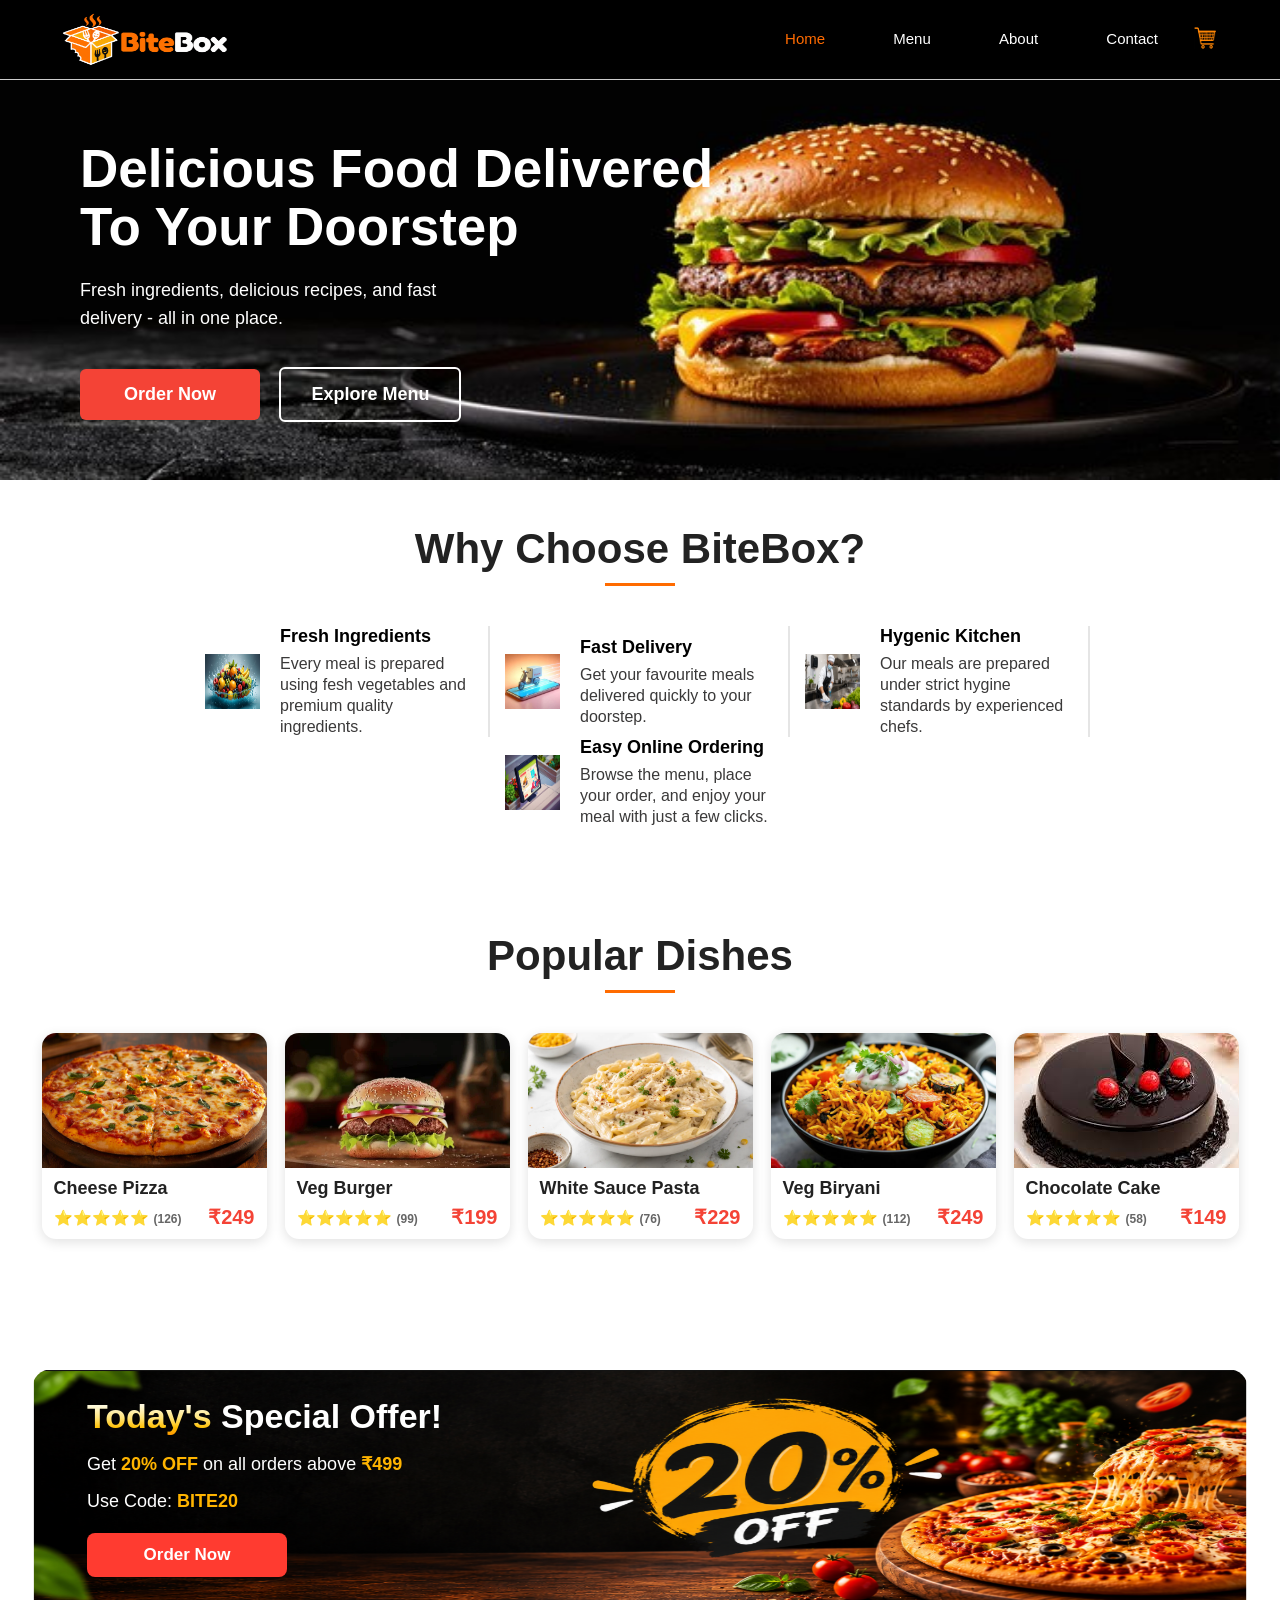
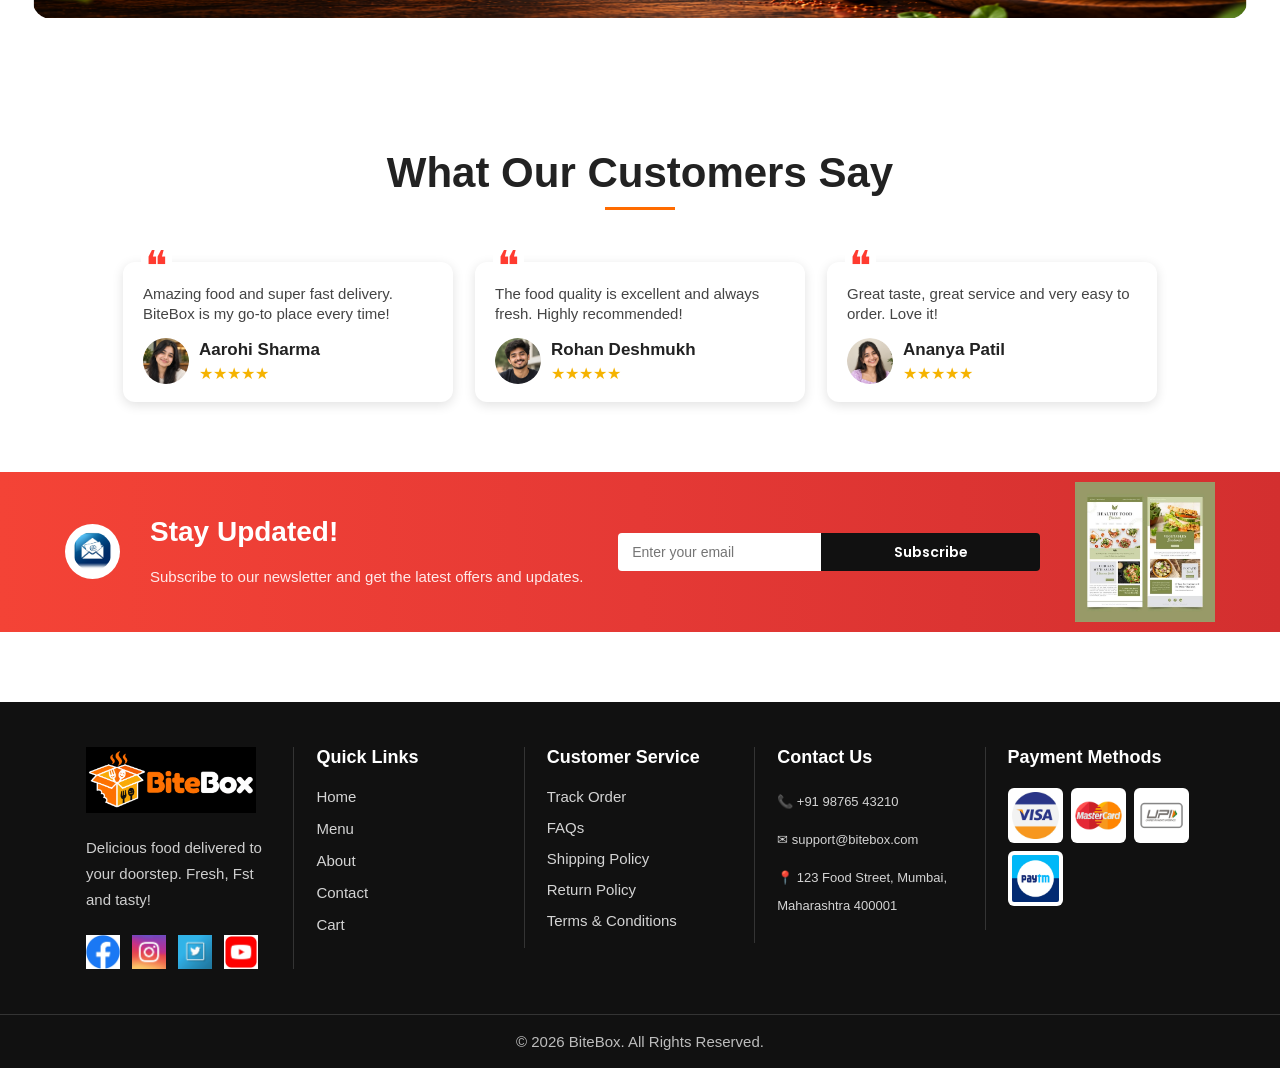
<file: index.html>
<!DOCTYPE html>
<html lang="en">

<head>
    <meta charset="UTF-8">
    <meta name="viewport" content="width=device-width, initial-scale=1.0">
    <title>BiteBox</title>
    <link rel="stylesheet" href="./css/style.css">

     <link rel="preconnect" href="https://fonts.googleapis.com">
    <link rel="preconnect" href="https://fonts.gstatic.com" crossorigin>
    <link href="https://fonts.googleapis.com/css2?family=Great+Vibes&family
    =Montserrat:wght@400;600;700;800&family=Pacifico&family=Poppins:wght@300;
    400;500;600;700&display=swap" rel="stylesheet">
</head>

<body>
    <header>
        <!-- Restaurant Name -->
        <img src="./assets/images/BiteBox_Logo.png" alt="BiteBox Logo" width="150" class="logo">

        <!-- Navigation Bar -->
        <nav>
            <a href="index.html" class="active">Home</a>
            |
            <a href="menu.html">Menu</a>
            |
            <a href="about.html">About</a>
            |
            <a href="contact.html">Contact</a>

            <a href="cart.html" class="cart-icon">
                <img src="./assets/icons/cart.png" alt="Cart Icon" width="22" height="22">
            </a>
        </nav>
    </header>




    <main>
        <section id="home-hero">
            <h1>Delicious Food Delivered To Your Doorstep</h1>
            <p>Fresh ingredients, delicious recipes, and fast delivery - all in one place.</p>

            <div class="hero-buttons">
                <a href="menu.html" class="order-btn">Order Now</a>
                <a href="menu.html" class="menu-btn">Explore Menu</a>
            </div>
        </section>

        <section id="features">

            <h2>Why Choose BiteBox?</h2>
            <article>
                <img src="./assets/images/fresh ingredients.jpg" alt="Fresh Ingredients" width="80">
                <div>
                    <h3>Fresh Ingredients</h3>
                    <p>Every meal is prepared using fesh vegetables and premium quality ingredients.</p>
                </div>
            </article>

            <article>
                <img src="./assets/images/fast delivery.jpg" alt="Fast Delivery" width="80">
                <div>
                    <h3>Fast Delivery</h3>
                    <p>Get your favourite meals delivered quickly to your doorstep.</p>
                </div>
            </article>

            <article>
                <img src="./assets/images/hygenic kitchen.png" alt="Hygenic Kitchen" width="80">
                <div>
                    <h3>Hygenic Kitchen</h3>
                    <p>Our meals are prepared under strict hygine standards by experienced chefs.</p>
                </div>
            </article>

            <article>
                <img src="./assets/images/easy online ordering 2.jpg" alt="Easy Online Ordering" width="80">
                <div>
                    <h3>Easy Online Ordering</h3>
                    <p>Browse the menu, place your order, and enjoy your meal with just a few clicks.</p>
                </div>
            </article>

        </section>


        <section id="popular-dishes">
            <h2>Popular Dishes</h2>

            <article>
                <img src="./assets/images/cheese pizza.jpg" alt="Cheese Pizza" width="220">
                <h3>Cheese Pizza</h3>
                <div class="details">
                    <p class="ratings"><span>⭐⭐⭐⭐⭐</span> <small>(126)</small></p>
                    <p class="price"><strong>₹249</strong></p>
                </div>
            </article>

            <article>
                <img src="./assets/images/veg burger.webp" alt=" Veg Burger" width="220">
                <h3>Veg Burger</h3>
                <div class="details">
                    <p class="ratings"><span>⭐⭐⭐⭐⭐</span> <small>(99)</small></p>
                    <p class="price"><strong>₹199</strong></p>
                </div>
            </article>

            <article>
                <img src="./assets/images/white-sauce-pasta.webp" alt=" White Sauce Pasta" width="220">
                <h3>White Sauce Pasta</h3>
                <div class="details">
                    <p class="ratings"><span>⭐⭐⭐⭐⭐</span> <small>(76)</small></p>
                    <p class="price"><strong>₹229</strong></p>
                </div>
            </article>

            <article>
                <img src="./assets/images/veg biryani.jpg" alt=" Veg Biryani" width="220">
                <h3>Veg Biryani</h3>
                <div class="details">
                    <p class="ratings"><span>⭐⭐⭐⭐⭐</span> <small>(112)</small></p>
                    <p class="price"><strong>₹249</strong></p>
                </div>
            </article>

            <article>
                <img src="./assets/images/chocolate cake.jpg" alt="Chocolate Cake" width="220">
                <h3>Chocolate Cake</h3>
                <div class="details">
                    <p class="ratings"><span>⭐⭐⭐⭐⭐</span> <small>(58)</small></p>
                    <p class="price"><strong>₹149</strong></p>
                </div>
            </article>
        </section>



        <section id="offer">
            <div class="offer-content">
                <h2><span>Today's</span> Special Offer!</h2>
                <p>Get <strong>20% OFF</strong> on all orders above <strong>₹499</strong></p>
                <p>Use Code: <strong>BITE20</strong></p>
                <a href="menu.html">Order Now</a>
            </div>          
        </section>

        <section id="reviews">

            <h2>What Our Customers Say</h2>

            <article>
                <p>Amazing food and super fast delivery.
                    BiteBox is my go-to place every time!
                </p>

                <div class="customer">
                    <img src="./assets/images/cus1.png" alt="Aarohi Sharma" width="80" height="80">
                    <div>
                        <h3>Aarohi Sharma</h3>
                        <span>&#9733;&#9733;&#9733;&#9733;&#9733;</span>
                    </div>
                </div>
            </article>

            <article>                
                <p>The food quality is excellent and always fresh. Highly recommended!</p>
                <div class="customer">
                    <img src="./assets/images/cus2.png" alt="Rohan Deshmukh" width="80" height="80">
                    <div>
                        <h3>Rohan Deshmukh</h3>
                        <span>&#9733;&#9733;&#9733;&#9733;&#9733;</span>
                    </div>
                </div>
            </article>

            <article>                
                <p>Great taste, great service and very easy to order. Love it!</p>
                <div class="customer">
                   <img src="./assets/images/cus3.png" alt="Ananya Patil" width="80" height="80">
                    <div>
                        <h3>Ananya Patil</h3>
                        <span>&#9733;&#9733;&#9733;&#9733;&#9733;</span>
                    </div>
                </div>
            </article>

        </section>

        <section id="newsletter">
            <div class="newsletter-content">
                <img src="./assets/images/email.webp" alt="Newsletter Icon" width="80" height="80">
                <div>
                    <h2>Stay Updated!</h2>
                    <p>Subscribe to our newsletter and get the latest offers and updates.</p>
                </div>
            </div>

            <div class="newsletter-form">
                <input type="email" placeholder="Enter your email">
                <button>Subscribe</button>
            </div>

            <div class="newsletter-image">
                <img src="./assets/images/newsletter-food2.png" alt="Newsletter Food" width="180" height="180">
            </div>
        </section>


    

       
    </main>


   
    <footer>
        <div class="footer-container">
            <section>

                <img src="./assets/images/BiteBox_Logo.png" alt="BiteBox Logo" width="180">
                <p>Delicious food delivered to your doorstep.
                    Fresh, Fst and tasty!
                </p>

                <div class="footer-socials">

                    <a href="#">
                        <img src="./assets/images/facebook.jpg" alt="Facebook" width="35" height="35">
                    </a>

                    <a href="#">
                        <img src="./assets/images/instagram.jpg" alt="Facebook" width="35" height="35">
                    </a>

                    <a href="#">
                        <img src="./assets/images/twitter.jpg" alt="Facebook" width="35" height="35">
                    </a>

                    <a href="#">
                        <img src="./assets/images/youtube.png" alt="Facebook" width="35" height="35">
                    </a>
                </div>
            </section>

            <section>
                <h3>Quick Links</h3>
                <ul>
                    <li><a href="index.html">Home</a></li>
                    <li><a href="menu.html">Menu</a></li>
                    <li><a href="about.html">About</a></li>
                    <li><a href="contact.html">Contact</a></li>
                    <li><a href="cart.html">Cart</a></li>
                </ul>
            </section>

            <section>
                <h3>Customer Service</h3>
                <ul>
                    <li><a href="#">Track Order</a></li>
                    <li><a href="#">FAQs</a></li>
                    <li><a href="#">Shipping Policy</a></li>
                    <li><a href="#">Return Policy</a></li>
                    <li><a href="#">Terms & Conditions</a></li>
                </ul>
            </section>

            <section>
                <h3>Contact Us</h3>
                <p>📞 +91 98765 43210</p>
                <p>✉ support@bitebox.com</p>
                <p>📍 123 Food Street, Mumbai, Maharashtra 400001 </p>
            </section>

            <section>
                <h3>Payment Methods</h3>
                <div class="payment-icons">
                    <img src="./assets/images/visa.jpg" alt="Visa" width="60">
                    <img src="./assets/images/mastercard.png" alt="Mastercard" width="60">
                    <img src="./assets/images/upi.png" alt="UPI" width="60">
                    <img src="./assets/images/paytm.jpg" alt="Paytm" width="60">
                </div>
            </section>
        </div>    
            <p> © 2026 BiteBox. All Rights Reserved.</p>       
    </footer>
</body>
</html>
</file>
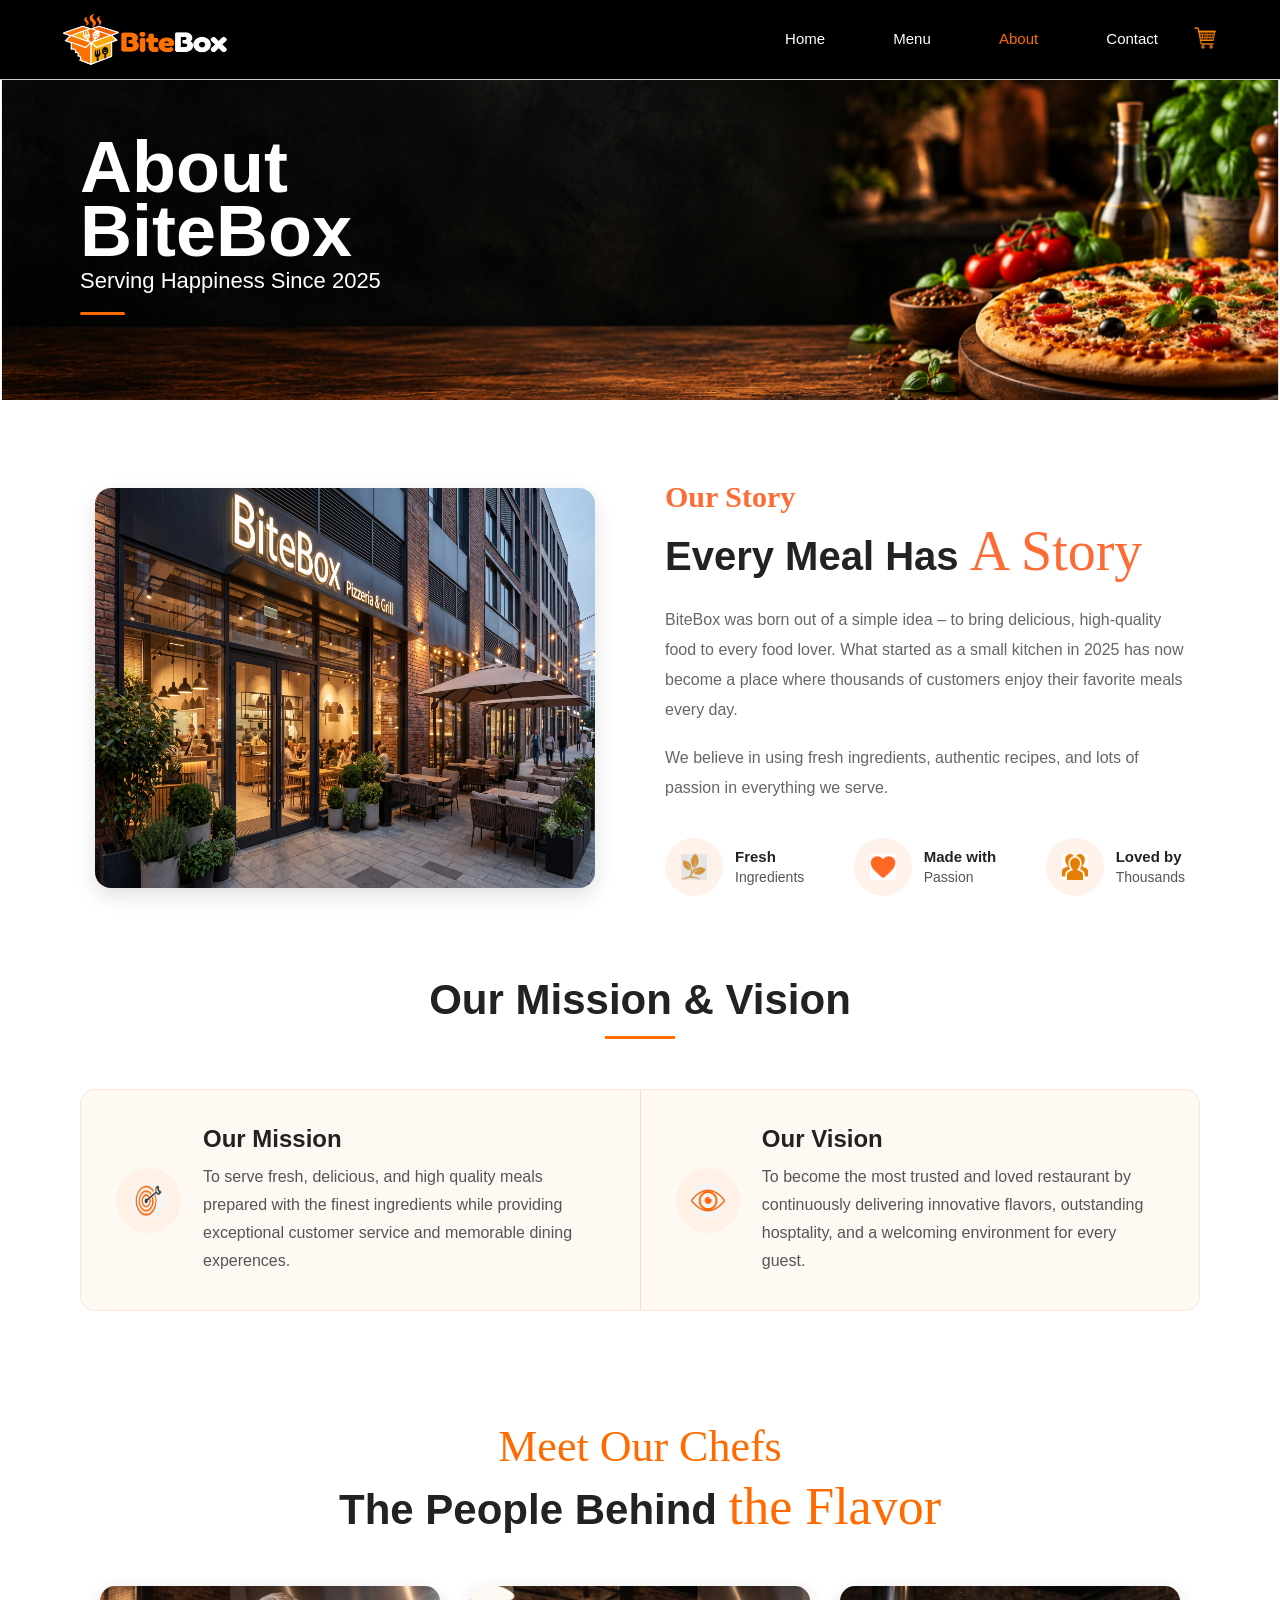
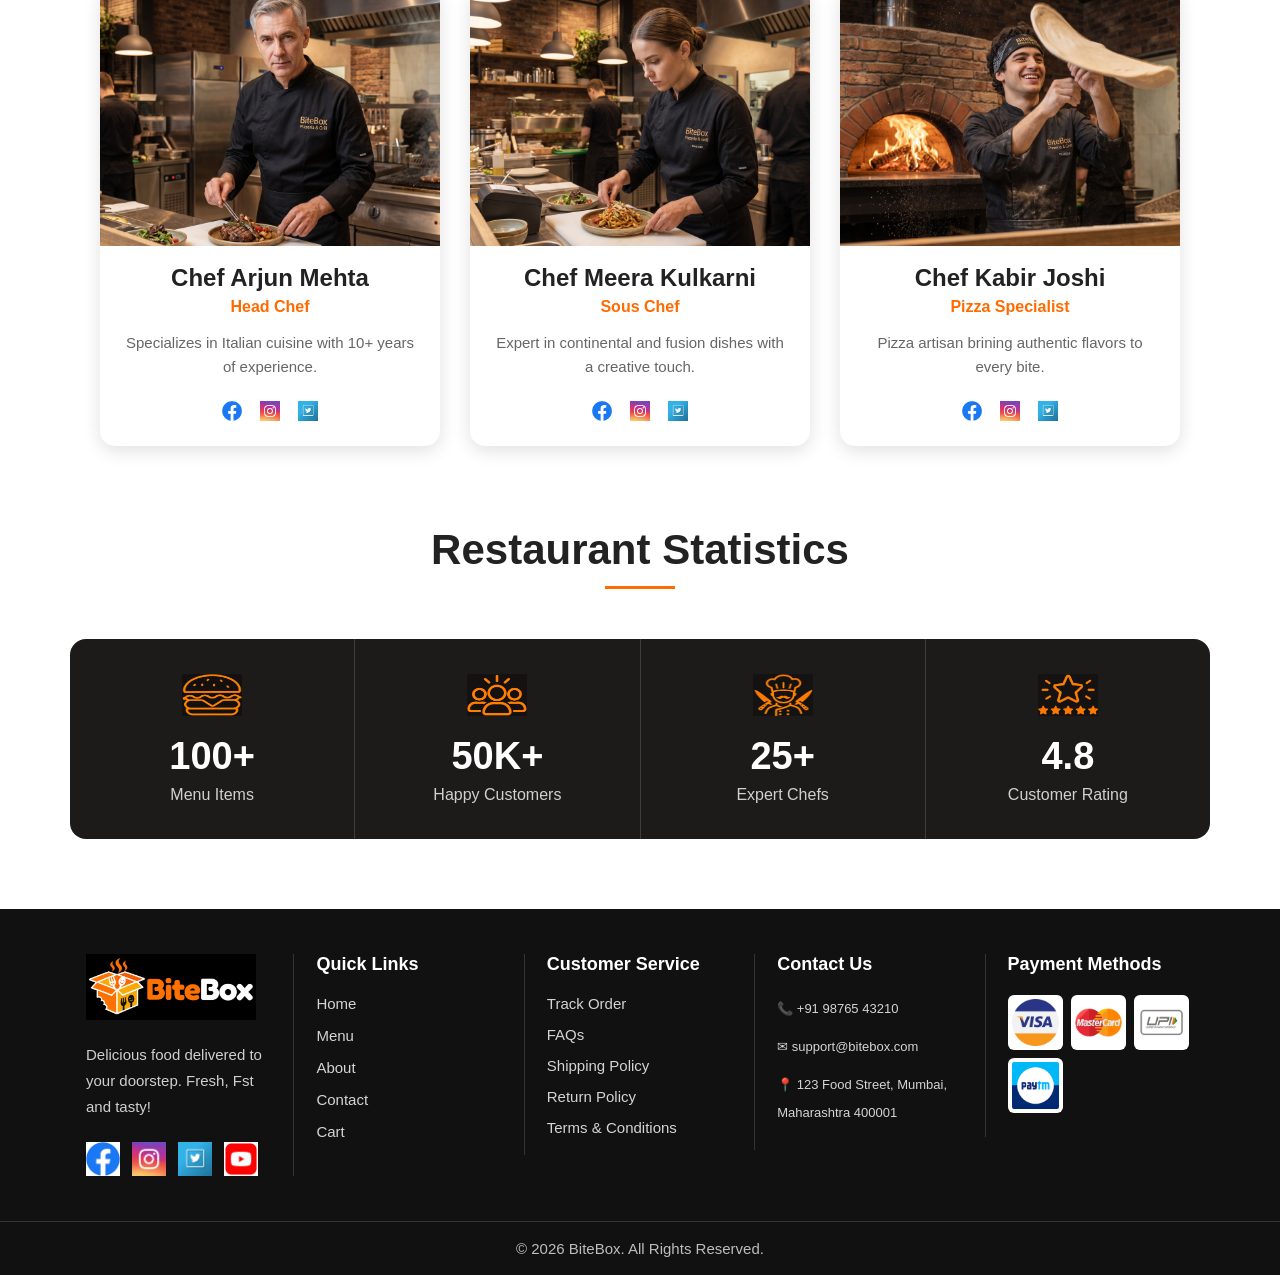
<file: about.html>
<!DOCTYPE html>
<html lang="en">
<head>
    <meta charset="UTF-8">
    <meta name="viewport" content="width=device-width, initial-scale=1.0">
    <title>About - BiteBox</title>
    <link rel="stylesheet" href="./css/style.css">

    <link rel="preconnect" href="https://fonts.googleapis.com">
    <link rel="preconnect" href="https://fonts.gstatic.com" crossorigin>
    <link href="https://fonts.googleapis.com/css2?family=Great+Vibes&family
    =Montserrat:wght@400;600;700;800&family=Pacifico&family=Poppins:wght@300;
    400;500;600;700&display=swap" rel="stylesheet">
</head>
<body>
  
    <header>
        <!-- Restaurant Name -->
        <img src="./assets/images/BiteBox_Logo.png" alt="BiteBox Logo" width="150" class="logo">

        <!-- Navigation Bar -->
        <nav>
            <a href="index.html">Home</a>
            |
            <a href="menu.html">Menu</a>
            |
            <a href="about.html" class="active">About</a>
            |
            <a href="contact.html">Contact</a>

            <a href="cart.html" class="cart-icon">
                <img src="./assets/icons/cart.png" alt="Cart Icon" width="22" height="22">
            </a>
        </nav>
    </header>

    <section id="about-hero">
        <div class="hero-content">
            <h2>About</h2> 
            <h2>BiteBox</h2>
            <p>Serving Happiness Since 2025</p>
        </div>
        <hr>
    </section>

    <section id="story">
    <article>
        <img src="./assets/images/restaurant.png" alt="Restaurant" width="500">
        
        <div class="story-content">
            <small>Our Story</small>
            <h2>Every Meal Has <span>A Story</span></h2>
            <p>BiteBox was born out of a simple idea – to bring delicious, high-quality food to every food lover. What started as a small kitchen in 2025 has now become a place where thousands of customers enjoy their favorite meals every day.</p>
            <p>We believe in using fresh ingredients, authentic recipes, and lots of passion in everything we serve.</p>
            
            <div class="story-features">
                <!-- Feature 1 -->
                <article>
                <div class="feature-icon">
                    <img src="./assets/icons/fresh.png" alt="Fresh Icon">
                </div>
                <div>
                    <h4>Fresh</h4>
                    <p>Ingredients</p>
                </div>
                </article>

                <!-- Feature 2 -->
                <article>
                <div class="feature-icon">
                    <img src="./assets/icons/heart.png" alt="Heart Icon">
                </div>
                <div>
                    <h4>Made with</h4>
                    <p>Passion</p>
                </div>
                </article>

                <!-- Feature 3 -->
                <article>
                <div class="feature-icon">
                    <img src="./assets/icons/customers.png" alt="Customers Icon">
                </div>
                <div>
                    <h4>Loved by</h4>
                    <p>Thousands</p>
                </div>
                </article>
            </div>
        </div>
    </article>
    </section>

    <section id="mission-vision">
        <h2>Our Mission & Vision</h2>
        <div>
            <article>
                <img src="./assets/icons/mission.png" alt="">
                <div>
                    <h3>Our Mission</h3>
                    <p>To serve fresh, delicious, and high quality meals prepared with the finest ingredients while providing exceptional customer service and memorable dining experences.</p>
                </div>
            </article>

            <article>
                <img src="./assets/icons/vision.jpg" alt="">
                <div>
                    <h3>Our Vision</h3>
                    <p>To become the most trusted and loved restaurant by continuously delivering innovative flavors, outstanding hosptality, and a welcoming environment for every guest.</p>
                </div>
            </article>
        </div>
    </section>

    <section id="chefs">
        <small>Meet Our Chefs</small>
        <h2>The People Behind <span>the Flavor</span></h2>
        <div>
            <article>
                <img src="./assets/images/chef_1.png" width="250">
                <h3>Chef Arjun Mehta</h3>
                <h4>Head Chef</h4>
                <p>Specializes in Italian cuisine with 10+ years of experience.</p>
                <div class="chef-social">
                    <img src="./assets/images/facebook.jpg" width="30">
                    <img src="./assets/images/instagram.jpg" width="30">
                    <img src="./assets/images/twitter.jpg" width="30">
                </div>
            </article>

            <article>
                <img src="./assets/images/chef_2.png" width="250">
                <h3>Chef Meera Kulkarni</h3>
                <h4>Sous Chef</h4>
                <p>Expert in continental and fusion dishes with a creative touch.</p>
                <div class="chef-social">
                    <img src="./assets/images/facebook.jpg" width="30">
                    <img src="./assets/images/instagram.jpg" width="30">
                    <img src="./assets/images/twitter.jpg" width="30">
                </div>
            </article>

            <article>
                <img src="./assets/images/chef_3.png" width="250">
                <h3>Chef Kabir Joshi</h3>
                <h4>Pizza Specialist</h4>
                <p>Pizza artisan brining authentic flavors to every bite.</p>
                <div class="chef-social">
                    <img src="./assets/images/facebook.jpg" width="30">
                    <img src="./assets/images/instagram.jpg" width="30">
                    <img src="./assets/images/twitter.jpg" width="30">
                </div>
            </article>
        </div>
    </section>

    <section id="statistics">
        <h2>Restaurant Statistics</h2>
        <div>
            <article>
                <img src="./assets/images/burger.png" alt="">
                <h3>100+</h3>
                <p>Menu Items</p>
            </article>
            <article>
                <img src="./assets/images/happy-customers.png" alt="">
                <h3>50K+</h3>
                <p>Happy Customers</p>
            </article>
            <article>
                <img src="./assets/images/expert-chef.png" alt="">
                <h3>25+</h3>
                <p>Expert Chefs</p>
            </article>
            <article>
                <img src="./assets/images/customer-rating.png" alt="">
                <h3>4.8</h3>
                <p>Customer Rating</p>
            </article>
        </div>
    </section>


    <footer>
        <div class="footer-container">
            <section>

                <img src="./assets/images/BiteBox_Logo.png" alt="BiteBox Logo" width="180">
                <p>Delicious food delivered to your doorstep.
                    Fresh, Fst and tasty!
                </p>

                <div class="footer-socials">

                    <a href="#">
                        <img src="./assets/images/facebook.jpg" alt="Facebook" width="35" height="35">
                    </a>

                    <a href="#">
                        <img src="./assets/images/instagram.jpg" alt="Facebook" width="35" height="35">
                    </a>

                    <a href="#">
                        <img src="./assets/images/twitter.jpg" alt="Facebook" width="35" height="35">
                    </a>

                    <a href="#">
                        <img src="./assets/images/youtube.png" alt="Facebook" width="35" height="35">
                    </a>
                </div>
            </section>

            <section>
                <h3>Quick Links</h3>
                <ul>
                    <li><a href="index.html">Home</a></li>
                    <li><a href="menu.html">Menu</a></li>
                    <li><a href="about.html">About</a></li>
                    <li><a href="contact.html">Contact</a></li>
                    <li><a href="cart.html">Cart</a></li>
                </ul>
            </section>

            <section>
                <h3>Customer Service</h3>
                <ul>
                    <li><a href="#">Track Order</a></li>
                    <li><a href="#">FAQs</a></li>
                    <li><a href="#">Shipping Policy</a></li>
                    <li><a href="#">Return Policy</a></li>
                    <li><a href="#">Terms & Conditions</a></li>
                </ul>
            </section>

            <section>
                <h3>Contact Us</h3>
                <p>📞 +91 98765 43210</p>
                <p>✉ support@bitebox.com</p>
                <p>📍 123 Food Street, Mumbai, Maharashtra 400001 </p>
            </section>

            <section>
                <h3>Payment Methods</h3>
                <div class="payment-icons">
                    <img src="./assets/images/visa.jpg" alt="Visa" width="60">
                    <img src="./assets/images/mastercard.png" alt="Mastercard" width="60">
                    <img src="./assets/images/upi.png" alt="UPI" width="60">
                    <img src="./assets/images/paytm.jpg" alt="Paytm" width="60">
                </div>
            </section>
        </div>    
            <p> © 2026 BiteBox. All Rights Reserved.</p>       
    </footer>
</body>
</html>
</file>
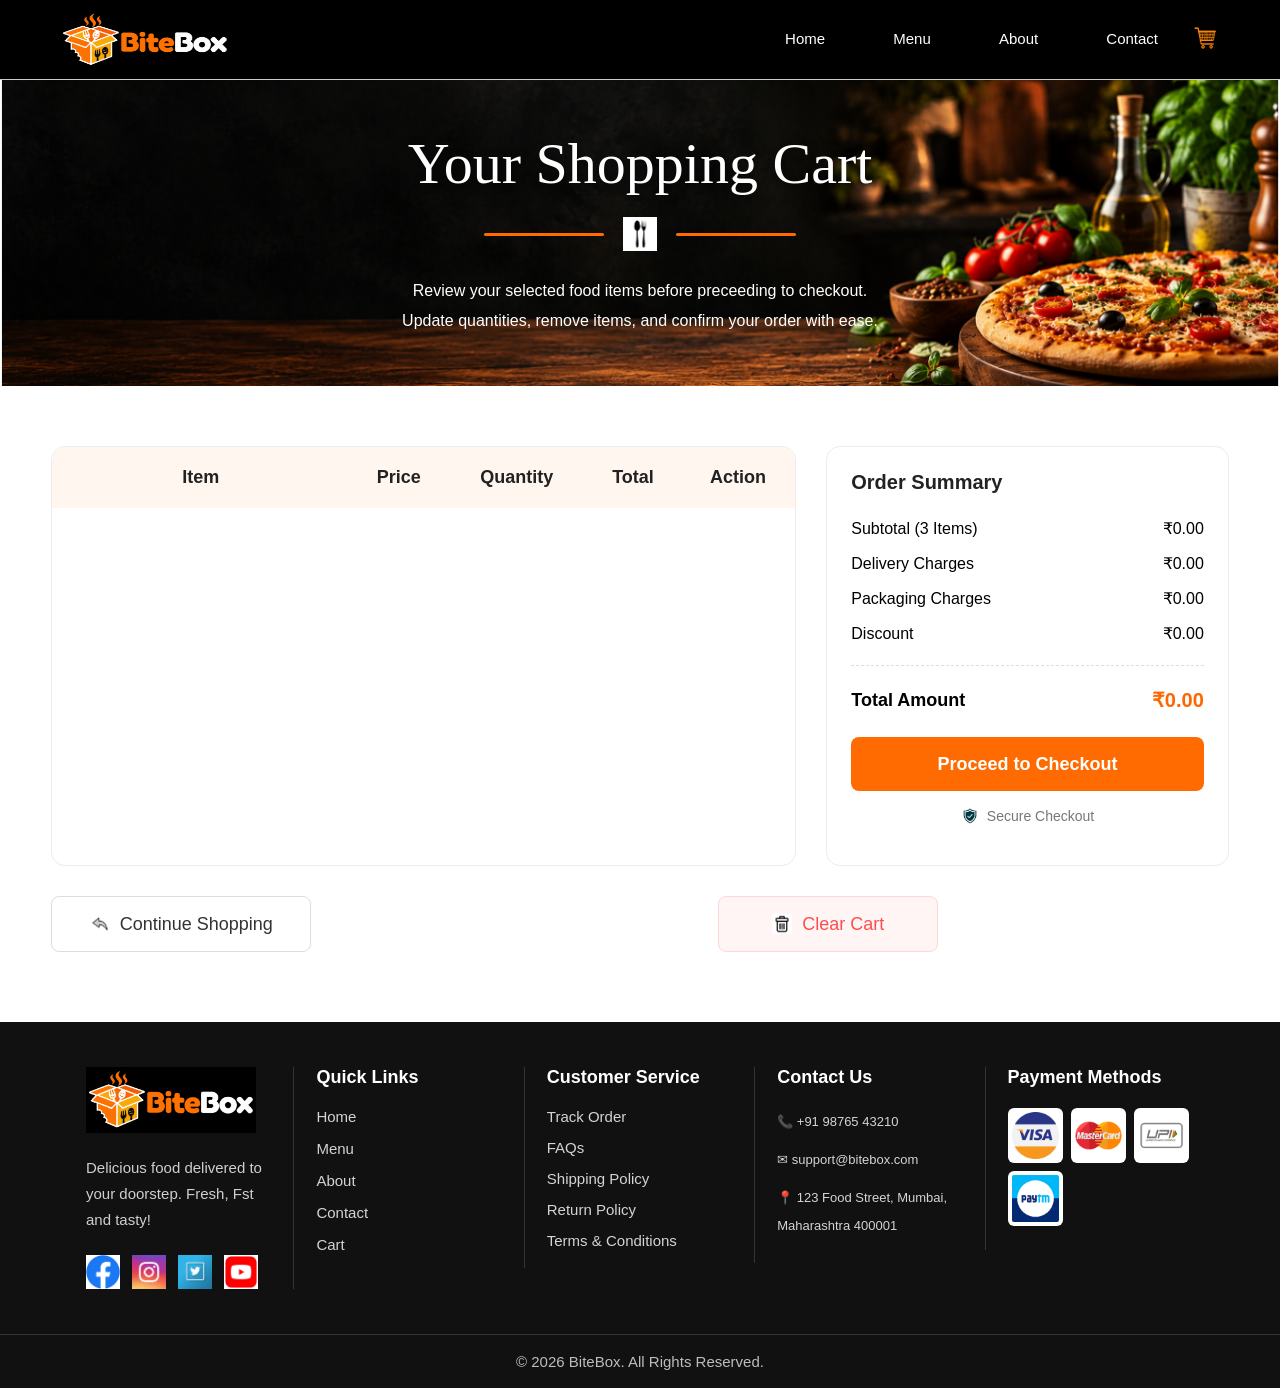
<file: cart.html>
<!DOCTYPE html>
<html lang="en">
<head>
    <meta charset="UTF-8">
    <meta name="viewport" content="width=device-width, initial-scale=1.0">
    <title>Cart</title>
    <link rel="stylesheet" href="./css/style.css">
</head>
<body>

    <header>
        <!-- Restaurant Name -->
        <img src="./assets/images/BiteBox_Logo.png" alt="BiteBox Logo" width="150" class="logo">

        <!-- Navigation Bar -->
        <nav>
            <a href="index.html">Home</a>
            |
            <a href="menu.html">Menu</a>
            |
            <a href="about.html">About</a>
            |
            <a href="contact.html">Contact</a>

            <a href="cart.html" class="cart-icon">
                <img src="./assets/icons/cart.png" alt="Cart Icon" width="22" height="22" class="active">
            </a>
        </nav>
    </header>

    <!-- Cart Hero Section -->
    <section id="cart-hero">
            <h1>Your Shopping Cart</h1>
            <div class="divider">
                <hr>
                <img src="./assets/images/fork-and-spoon.jpg" alt="Fork and Spoon">
                <hr>
            </div>
                <p>Review your selected food items before preceeding to checkout.
                <br>
                Update quantities, remove items, and confirm your order with ease.</p>            
    </section>

    <section id="cart-details">
        <section id="shopping-cart">
            <table>
                <thead>
                    <tr>
                        <th>Item</th>
                        <th>Price</th>
                        <th>Quantity</th>
                        <th>Total</th>
                        <th>Action</th>
                    </tr>
                </thead>
                
                <tbody>
                    <!-- Item 1 -->
                    <!-- <tr>
                        <td>
                            <div class="cart-item">
                                <img src="./assets/images/margherita_pizza.jpg" alt="Margherita Pizza" width="80">
                                <div>
                                    <h3>Margherita Pizza</h3>
                                    <p>Classic delight with fresh cheese & basil.</p>
                                </div>
                            </div>
                        </td>
                        <td>₹249</td>
                        <td>
                            <div class="quantity-box">
                                <button>-</button>
                                <span>1</span>
                                <button>+</button>
                            </div>
                        </td>
                        <td>₹249</td>
                        <td>
                            <a href="#"> <img src="./assets/icons/delete.png" width="25"></a>
                        </td>
                    </tr> -->

                    <!-- Item 2 -->
                    <!-- <tr>
                        <td>
                            <div class="cart-item">
                                <img src="./assets/images/cheese_burger.jpg" width="80">
                                <div>
                                    <h3>Cheese Burger</h3>
                                    <p>Juicy grilled burger with cheese & veggies.</p>
                                </div>
                            </div>
                        </td>
                        <td>₹189</td>
                        <td>
                            <div class="quantity-box">
                                <button>-</button>
                                <span>2</span>
                                <button>+</button>
                            </div>
                        </td>
                        <td>₹378</td>
                        <td>
                            <a href="#"> <img src="./assets/icons/delete.png" width="25"></a>
                        </td>
                    </tr> -->

                    <!-- Item 3 -->
                    <!-- <tr>
                        <td>
                            <div class="cart-item">
                                <img src="./assets/images/white-sauce-pasta.webp" width="80">
                                <div>
                                    <h3>Creamy Pasta</h3>
                                    <p>Delicius white sauce pasta with herbs.</p>
                                </div>
                            </div>
                        </td>
                        <td>₹199</td>
                        <td>
                            <div class="quantity-box">
                                <button>-</button>
                                <span>1</span>
                                <button>+</button>
                            </div>
                        </td>
                        <td>₹199</td>
                        <td>
                            <a href="#"> <img src="./assets/icons/delete.png" width="25"></a>
                        </td>
                    </tr> -->

                </tbody>
            </table>
        </section>
        

     <aside id="order-summary">
        <h2>Order Summary</h2>
        <p> <span>Subtotal (3 Items) </span>
            <span id="subtotal-amount">₹0.00</span></p>
        <p> <span>Delivery Charges</span> 
            <span id="delivery-amount">₹0.00</span></p>
        <p> <span>Packaging Charges</span> 
            <span id="packaging-amount">₹0.00</span></p>
        <p id="discount-row">
            <span>Discount</span>
            <span id="discount-amount">₹0.00</span>
        </p>
        <hr>
        <h3><span>Total Amount</span>
            <span id="total-amount">₹0.00</span></h3>

        <button type="button">Proceed to Checkout</button>
        <p><img src="./assets/icons/shield.jpg" width="18" height="18">Secure Checkout</p>
     </aside>
    </section>

     <!-- Cart Action Buttons -->
    <section id="cart-actions">

        <a href="menu.html">
            <img src="./assets/icons/left-arrow.png" width="18" height="18">
            Continue Shopping
        </a>

        <button type="button">
            <img src="./assets/icons/delete.png" width="18" height="18">
            Clear Cart
        </button>
    </section>
   

    <footer>
        <div class="footer-container">
            <section>

                <img src="./assets/images/BiteBox_Logo.png" alt="BiteBox Logo" width="180">
                <p>Delicious food delivered to your doorstep.
                    Fresh, Fst and tasty!
                </p>

                <div class="footer-socials">

                    <a href="#">
                        <img src="./assets/images/facebook.jpg" alt="Facebook" width="35" height="35">
                    </a>

                    <a href="#">
                        <img src="./assets/images/instagram.jpg" alt="Facebook" width="35" height="35">
                    </a>

                    <a href="#">
                        <img src="./assets/images/twitter.jpg" alt="Facebook" width="35" height="35">
                    </a>

                    <a href="#">
                        <img src="./assets/images/youtube.png" alt="Facebook" width="35" height="35">
                    </a>
                </div>
            </section>

            <section>
                <h3>Quick Links</h3>
                <ul>
                    <li><a href="index.html">Home</a></li>
                    <li><a href="menu.html">Menu</a></li>
                    <li><a href="about.html">About</a></li>
                    <li><a href="contact.html">Contact</a></li>
                    <li><a href="cart.html">Cart</a></li>
                </ul>
            </section>

            <section>
                <h3>Customer Service</h3>
                <ul>
                    <li><a href="#">Track Order</a></li>
                    <li><a href="#">FAQs</a></li>
                    <li><a href="#">Shipping Policy</a></li>
                    <li><a href="#">Return Policy</a></li>
                    <li><a href="#">Terms & Conditions</a></li>
                </ul>
            </section>

            <section>
                <h3>Contact Us</h3>
                <p>📞 +91 98765 43210</p>
                <p>✉ support@bitebox.com</p>
                <p>📍 123 Food Street, Mumbai, Maharashtra 400001 </p>
            </section>

            <section>
                <h3>Payment Methods</h3>
                <div class="payment-icons">
                    <img src="./assets/images/visa.jpg" alt="Visa" width="60">
                    <img src="./assets/images/mastercard.png" alt="Mastercard" width="60">
                    <img src="./assets/images/upi.png" alt="UPI" width="60">
                    <img src="./assets/images/paytm.jpg" alt="Paytm" width="60">
                </div>
            </section>
        </div>    
            <p> © 2026 BiteBox. All Rights Reserved.</p>       
    </footer>
    





<!-- 
    <script>


        // function calculateItemTotal(price, quantity) {
        //     return price * quantity;   
        // }
        


        // let cartRows = document.querySelectorAll(
        //     "#shopping-cart tbody tr"
        // );

        // function calculateSubtotal() {
        //     let subtotal = 0;
        //     let cartRows = document.querySelectorAll("#shopping-cart tbody tr" );

        //     cartRows.forEach(function(row) {
        //         let priceText =  row.children[1].textContent;

        //         let price = parseFloat(priceText.replace("₹", "")  );
        //         let quantityText = row.querySelector( ".quantity-box span" ).textContent;
        //         let quantity = parseInt(quantityText);
        //         let itemTotal = calculateItemTotal(price,quantity);
        //         subtotal += itemTotal;
        //     });
        //     return subtotal;
        // }

        // function calculateDeliveryCharge(subtotal) {
        //     if (subtotal === 0) {
        //     return 0;
        //     }
        //     return 40;
        // }

        // function calculatePackagingCharge(subtotal) {
        //     if (subtotal === 0) {
        //         return 0;
        //     }
        
        //     return 20;
        // }

        // function calculateDiscount(subtotal) {
        //     if (subtotal > 500) {
        //         return subtotal * 0.10;
        //     }
        //     return 0;
        // }

        // function calculateTotal(subtotal,deliveryCharge,packagingCharge,discount) {
        //     return subtotal + deliveryCharge + packagingCharge - discount;
        // }

        // function updateOrderSummary() {
  
        //         let subtotalElement = document.getElementById("subtotal-amount");
        //         if (!subtotalElement) {
        //             return;
        //         }

        //         let subtotal = calculateSubtotal();
        //         let deliveryCharge = calculateDeliveryCharge(subtotal);
        //         let packagingCharge = calculatePackagingCharge(subtotal);
        //         let discount = calculateDiscount(subtotal);
        //         let totalAmount = calculateTotal(subtotal, deliveryCharge, packagingCharge, discount);


        //         document.getElementById("subtotal-amount").textContent = "₹" + subtotal.toFixed(2);
        //         document.getElementById("delivery-amount").textContent = "₹" + deliveryCharge.toFixed(2);

        //         document.getElementById("packaging-amount").textContent = "₹" + packagingCharge.toFixed(2);

        //         document.getElementById("discount-amount").textContent = "-₹" + discount.toFixed(2);

        //         document.getElementById( "total-amount").textContent = "₹" + totalAmount.toFixed(2);

        //     }
            
        // updateOrderSummary();


        let cartbody=document.querySelector("#shopping-cart tbody");
        console.log(cartbody);
        
        

        function renderCart(){

            if (cartbody){
                console.log("Your cart is empty.")
                return;
            }

            // if (!cartbody){
            //     return;
            // }

            cartbody.innerHTML ="";
            cart.forEach(function (item, index){
                let itemTotal = item.price * item.quantity;
                let row = document.createElement("tr");
                
                row.innerHTML=
                `<td>

                    <div class="cart-item">

                        <img
                            src="${item.image}"
                            alt="${item.name}"
                        >

                        <div>

                            <h3>
                                ${item.name}
                            </h3>

                        </div>

                    </div>

                </td>

                <td>
                    ₹${item.price}
                </td>

                <td>

                    <div class="quantity-box">

                        <button
                            class="decrease"
                            data-index="${index}">
                            −
                        </button>

                        <span>
                            ${item.quantity}
                        </span>

                        <button
                            class="increase"
                            data-index="${index}">
                            +
                        </button>

                    </div>

                </td>


                <td>
                    ₹${itemTotal.toFixed(2)}
                </td>

                <td>

                    <a href="#" class="remove-item" data-index="${index}">

                    <img src="assets/icons/delete.png" alt="Delete" width="25">

                    </a>

                </td>

                `;
                cartbody.appendChild(row);
            })
        }
        renderCart();

    </script>
 -->

</body>
</html>
</file>
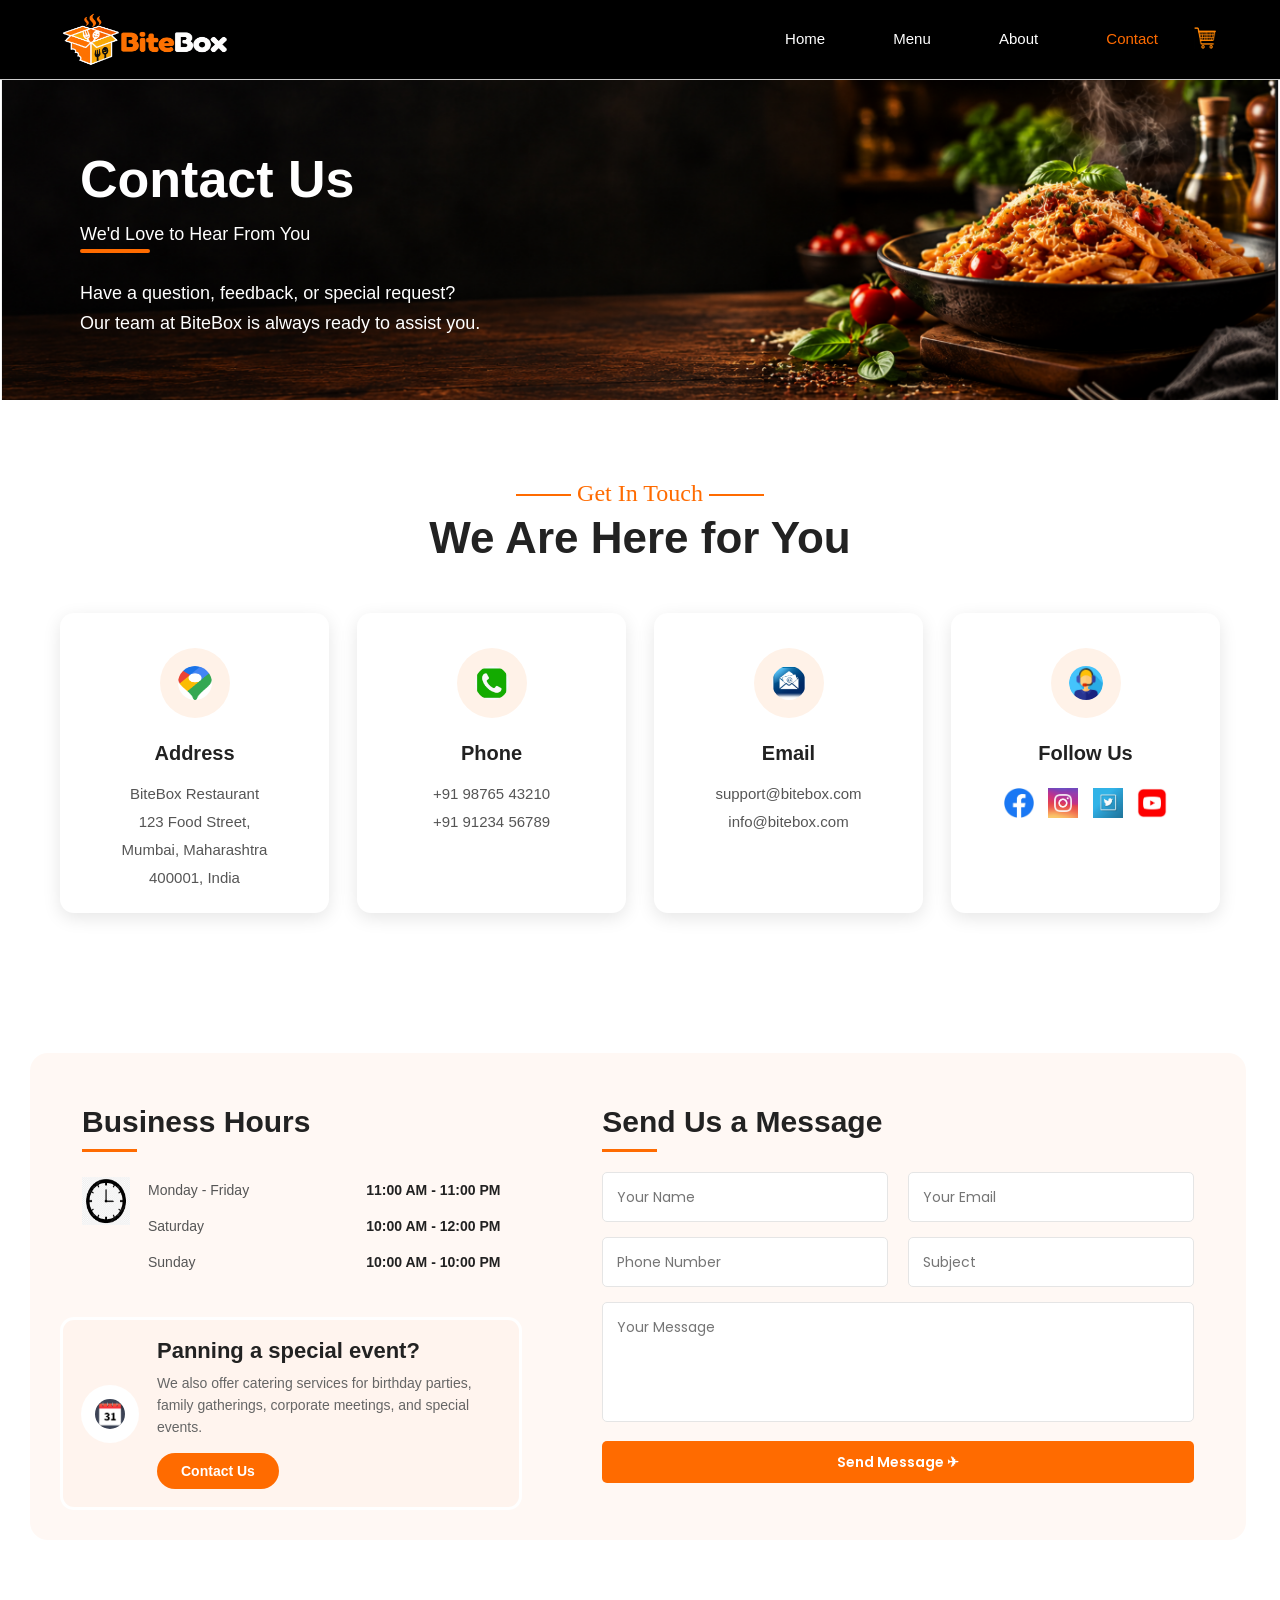
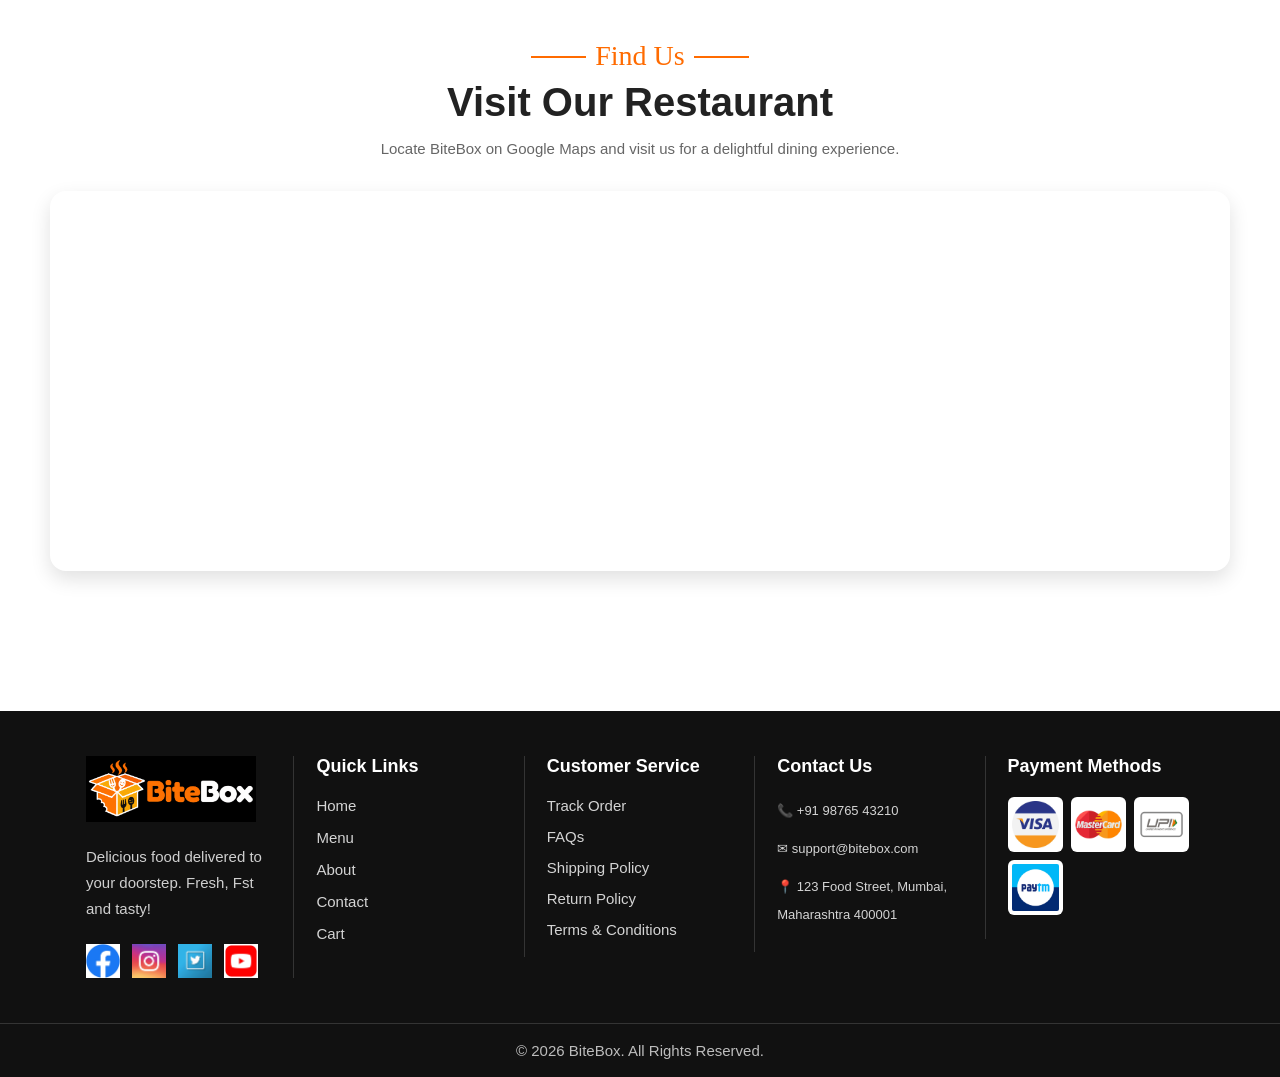
<file: contact.html>
<!DOCTYPE html>
<html lang="en">
<head>
    <meta charset="UTF-8">
    <meta name="viewport" content="width=device-width, initial-scale=1.0">
    <title>Contact - BiteBox</title>
    <link rel="stylesheet" href="./css/style.css">
     
    <link rel="preconnect" href="https://fonts.googleapis.com">
    <link rel="preconnect" href="https://fonts.gstatic.com" crossorigin>
    <link href="https://fonts.googleapis.com/css2?family=Great+Vibes&family
    =Montserrat:wght@400;600;700;800&family=Pacifico&family=Poppins:wght@300;
    400;500;600;700&display=swap" rel="stylesheet">
</head>
<body>

    <header>
        <!-- Restaurant Name -->
        <img src="./assets/images/BiteBox_Logo.png" alt="BiteBox Logo" width="150" class="logo">

        <!-- Navigation Bar -->
        <nav>
            <a href="index.html">Home</a>
            |
            <a href="menu.html">Menu</a>
            |
            <a href="about.html">About</a>
            |
            <a href="contact.html" class="active">Contact</a>

            <a href="cart.html" class="cart-icon">
                <img src="./assets/icons/cart.png" alt="Cart Icon" width="22" height="22">
            </a>
        </nav>
    </header>

    <section id="contact-hero">
        <div class="hero-content">
            <h2>Contact Us</h2>
            <p>We'd Love to Hear From You</p>
            <hr>
            <p>Have a question, feedback, or special request? <br> Our team at BiteBox is always ready to assist you.</p>
        </div>
    </section>

    <!-- Contact Information Section -->
    <section id="contact-info">
        <div class="section-title">
            <h4>Get In Touch</h4>
            <h2>We Are Here for You</h2>
        </div>

        <div class="contact-container">
            <!-- Address Card -->
            <article>
                <img src="./assets/images/location.png" width="50px" height="50px">
                <h3>Address</h3>
                <p>
                    BiteBox Restaurant <br>
                    123 Food Street, <br>
                    Mumbai, Maharashtra <br>
                    400001, India
                </p>
            </article>

            <!-- Phone Card -->
            <article>
                <img src="./assets/images/phone.jpg" width="50px" height="50px">
                <h3>Phone</h3>
                <p>
                    +91 98765 43210 <br>
                    +91 91234 56789
                </p>
            </article>

            <!-- Email Card -->
            <article>
                <img src="./assets/images/email.webp" width="50px" height="50px">
                <h3>Email</h3>
                <p>
                    support@bitebox.com <br>
                    info@bitebox.com
                </p>
            </article>

            <!-- Social Media Card -->
            <article>
                <img src="./assets/images/support-icon.png" width="50px" height="50px">
                <h3>Follow Us</h3>
                <a href="#"> <img src="./assets/images/facebook.jpg"></a>
                <a href="#"> <img src="./assets/images/instagram.jpg"></a>
                <a href="#"> <img src="./assets/images/twitter.jpg"></a>
                <a href="#"> <img src="./assets/images/youtube.png"></a>
            </article>
        </div>
    </section>

    <section id="contact-details">
        <div class="left-column">
            <!-- Business Hours -->
            <div class="business-card">
                <h2>Business Hours</h2>
                <hr>
                <div class="business-content">
                    <img src="./assets/images/clock.png" alt="Clock Icon">  
                    <table>
                        <tr>
                            <td>Monday - Friday</td>
                            <td>11:00 AM - 11:00 PM</td>
                        </tr>
                        <tr>
                            <td>Saturday</td>
                            <td>10:00 AM - 12:00 PM</td>
                        </tr>
                        <tr>
                            <td>Sunday</td>
                            <td>10:00 AM - 10:00 PM</td>
                        </tr>
                    </table>
                </div>
            </div>

            <!-- Event Card -->
            <div class="event-card">
                <img src="./assets/images/calender.jpg" alt="Event Icon">
                <div>
                    <h3>Panning a special event?</h3>
                    <p>
                        We also offer catering services for birthday parties, family gatherings, corporate meetings, and special events.
                    </p>
                    <a href="#">Contact Us</a>
                </div>
            </div>
        </div>
    <!-- </section> -->

    <!-- Contact Form Section -->
    <div class="right-column">
        <h2>Send Us a Message</h2>
        <hr>
        <form>
            <div class="form-row">
                <input type="text" placeholder="Your Name">
                <input type="email" placeholder="Your Email">
            </div>
            <div class="form-row">
                <input type="tel" placeholder="Phone Number">
                <input type="text" placeholder="Subject">
            </div>
            <textarea placeholder="Your Message"></textarea>
            <button>Send Message ✈</button>
        </form>
    </div>
    </section>

    <section id="google-map">
        <div class="section-title">
            <h4>Find Us</h4>
            <h2>Visit Our Restaurant</h2>
            <p>Locate BiteBox on Google Maps and visit us for a delightful dining experience.</p>
        </div>

        <iframe src="https://www.google.com/maps/embed?pb=!1m18!1m12!1m3!1d60498.656080205124!2d73.7048802171496!3d18.611601663866615!2m3!1f0!2f0!3f0!3m2!1i1024!2i768!4f13.1!3m3!1m2!1s0x3bc2b969748fbe63%3A0xfe705827321fccff!2sBird%20Valley%20Wakad%20Restaurant%20and%20Bar!5e0!3m2!1sen!2sin!4v1790169366095!5m2!1sen!2sin" width="100%" height="450" loading="lazy"></iframe>
    </section>

    

    <footer>
        <div class="footer-container">
            <section>

                <img src="./assets/images/BiteBox_Logo.png" alt="BiteBox Logo" width="180">
                <p>Delicious food delivered to your doorstep.
                    Fresh, Fst and tasty!
                </p>

                <div class="footer-socials">

                    <a href="#">
                        <img src="./assets/images/facebook.jpg" alt="Facebook" width="35" height="35">
                    </a>

                    <a href="#">
                        <img src="./assets/images/instagram.jpg" alt="Facebook" width="35" height="35">
                    </a>

                    <a href="#">
                        <img src="./assets/images/twitter.jpg" alt="Facebook" width="35" height="35">
                    </a>

                    <a href="#">
                        <img src="./assets/images/youtube.png" alt="Facebook" width="35" height="35">
                    </a>
                </div>
            </section>

            <section>
                <h3>Quick Links</h3>
                <ul>
                    <li><a href="index.html">Home</a></li>
                    <li><a href="menu.html">Menu</a></li>
                    <li><a href="about.html">About</a></li>
                    <li><a href="contact.html">Contact</a></li>
                    <li><a href="cart.html">Cart</a></li>
                </ul>
            </section>

            <section>
                <h3>Customer Service</h3>
                <ul>
                    <li><a href="#">Track Order</a></li>
                    <li><a href="#">FAQs</a></li>
                    <li><a href="#">Shipping Policy</a></li>
                    <li><a href="#">Return Policy</a></li>
                    <li><a href="#">Terms & Conditions</a></li>
                </ul>
            </section>

            <section>
                <h3>Contact Us</h3>
                <p>📞 +91 98765 43210</p>
                <p>✉ support@bitebox.com</p>
                <p>📍 123 Food Street, Mumbai, Maharashtra 400001 </p>
            </section>

            <section>
                <h3>Payment Methods</h3>
                <div class="payment-icons">
                    <img src="./assets/images/visa.jpg" alt="Visa" width="60">
                    <img src="./assets/images/mastercard.png" alt="Mastercard" width="60">
                    <img src="./assets/images/upi.png" alt="UPI" width="60">
                    <img src="./assets/images/paytm.jpg" alt="Paytm" width="60">
                </div>
            </section>
        </div>    
            <p> © 2026 BiteBox. All Rights Reserved.</p>       
    </footer>

</body>
</html>
</file>
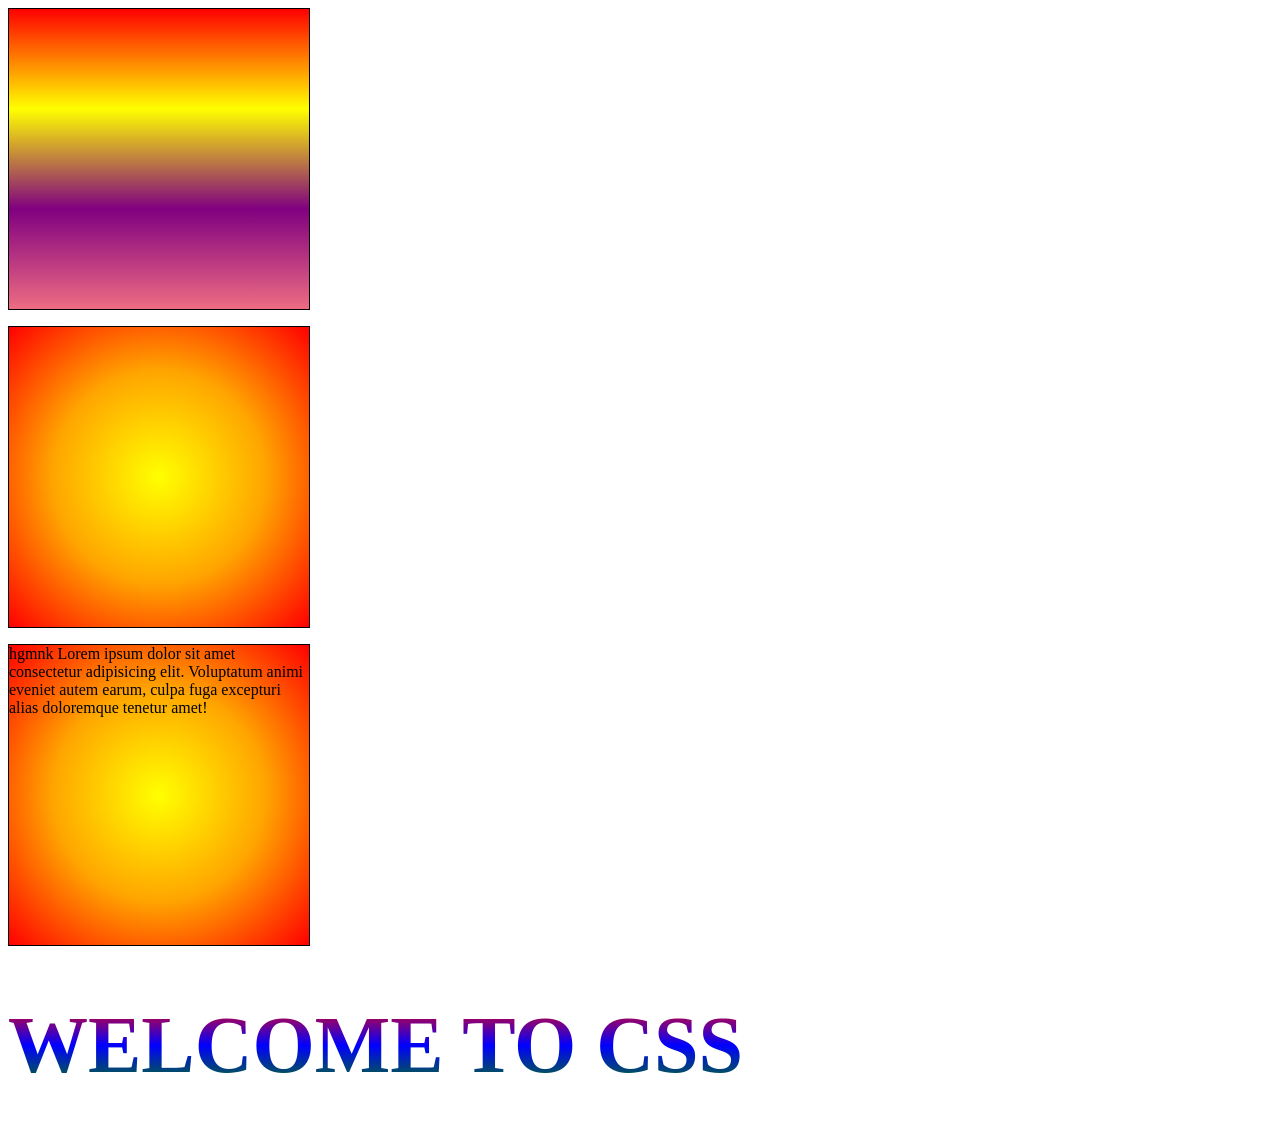
<file: gradient.html>
<!DOCTYPE html>
<html lang="en">
<head>
    <meta charset="UTF-8">
    <meta name="viewport" content="width=device-width, initial-scale=1.0">
    <title>Document</title>
</head>
<style>
    div{
        height: 300px;
        width: 300px;
        border: 1px solid;
        background: linear-gradient(red, yellow, purple, rgb(238, 108, 130));
    }
    p{
        height: 300px;
        width: 300px;
        border: 1px solid;
        background: radial-gradient(yellow, orange, red);
    }
    #p2{
        /* background: conic-gradient(red, blue, orange); */
        background: -moz-linear-gradient(green, violet, red);
        
    }
    h1{
        
        text-transform: uppercase;
        font-size: 5rem;
        background: linear-gradient(red, blue, green);
        background-clip: text;
        -webkit-background-clip: text;
        color: transparent;
    }
</style>
<body>
    <div></div>
    <p></p>
    <p id="p2"> hgmnk Lorem ipsum dolor sit amet consectetur adipisicing elit. Voluptatum animi eveniet autem earum, culpa fuga excepturi alias doloremque tenetur amet!</p>
    <h1>Welcome to CSS</h1>

</body>
</html>
</file>
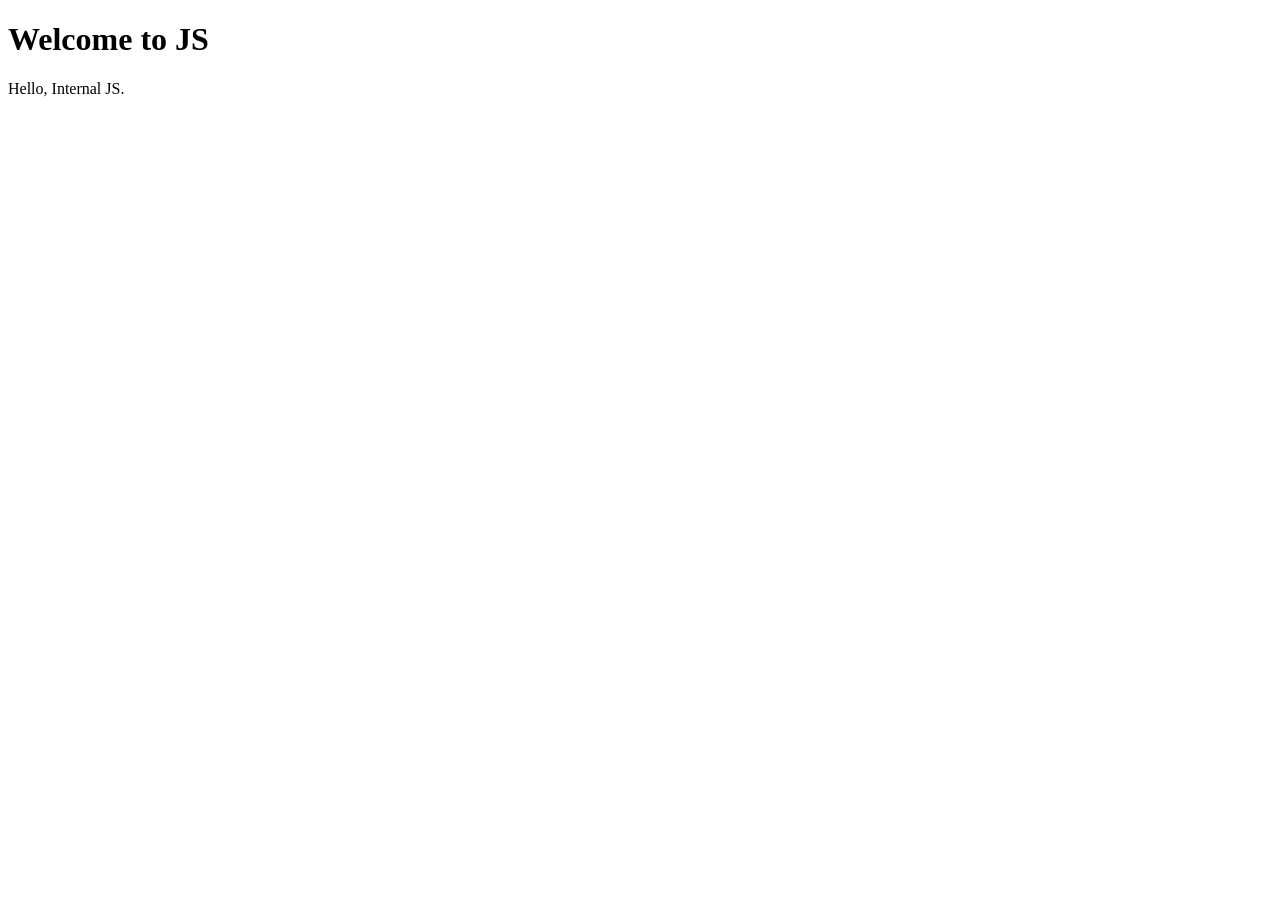
<file: js-demo-index.html>
<!DOCTYPE html>
<html lang="en">
<head>
    <meta charset="UTF-8">
    <meta name="viewport" content="width=device-width, initial-scale=1.0">
    <title>Document</title>
</head>
<body>
    <h1>Welcome to JS</h1>

    <script>
        document.writeln("Hello, Internal JS.")
    </script>

    <!-- External JS -->
    <script src="./js/index.js" type="text/javascipt"></script>
</body>
</html>
</file>
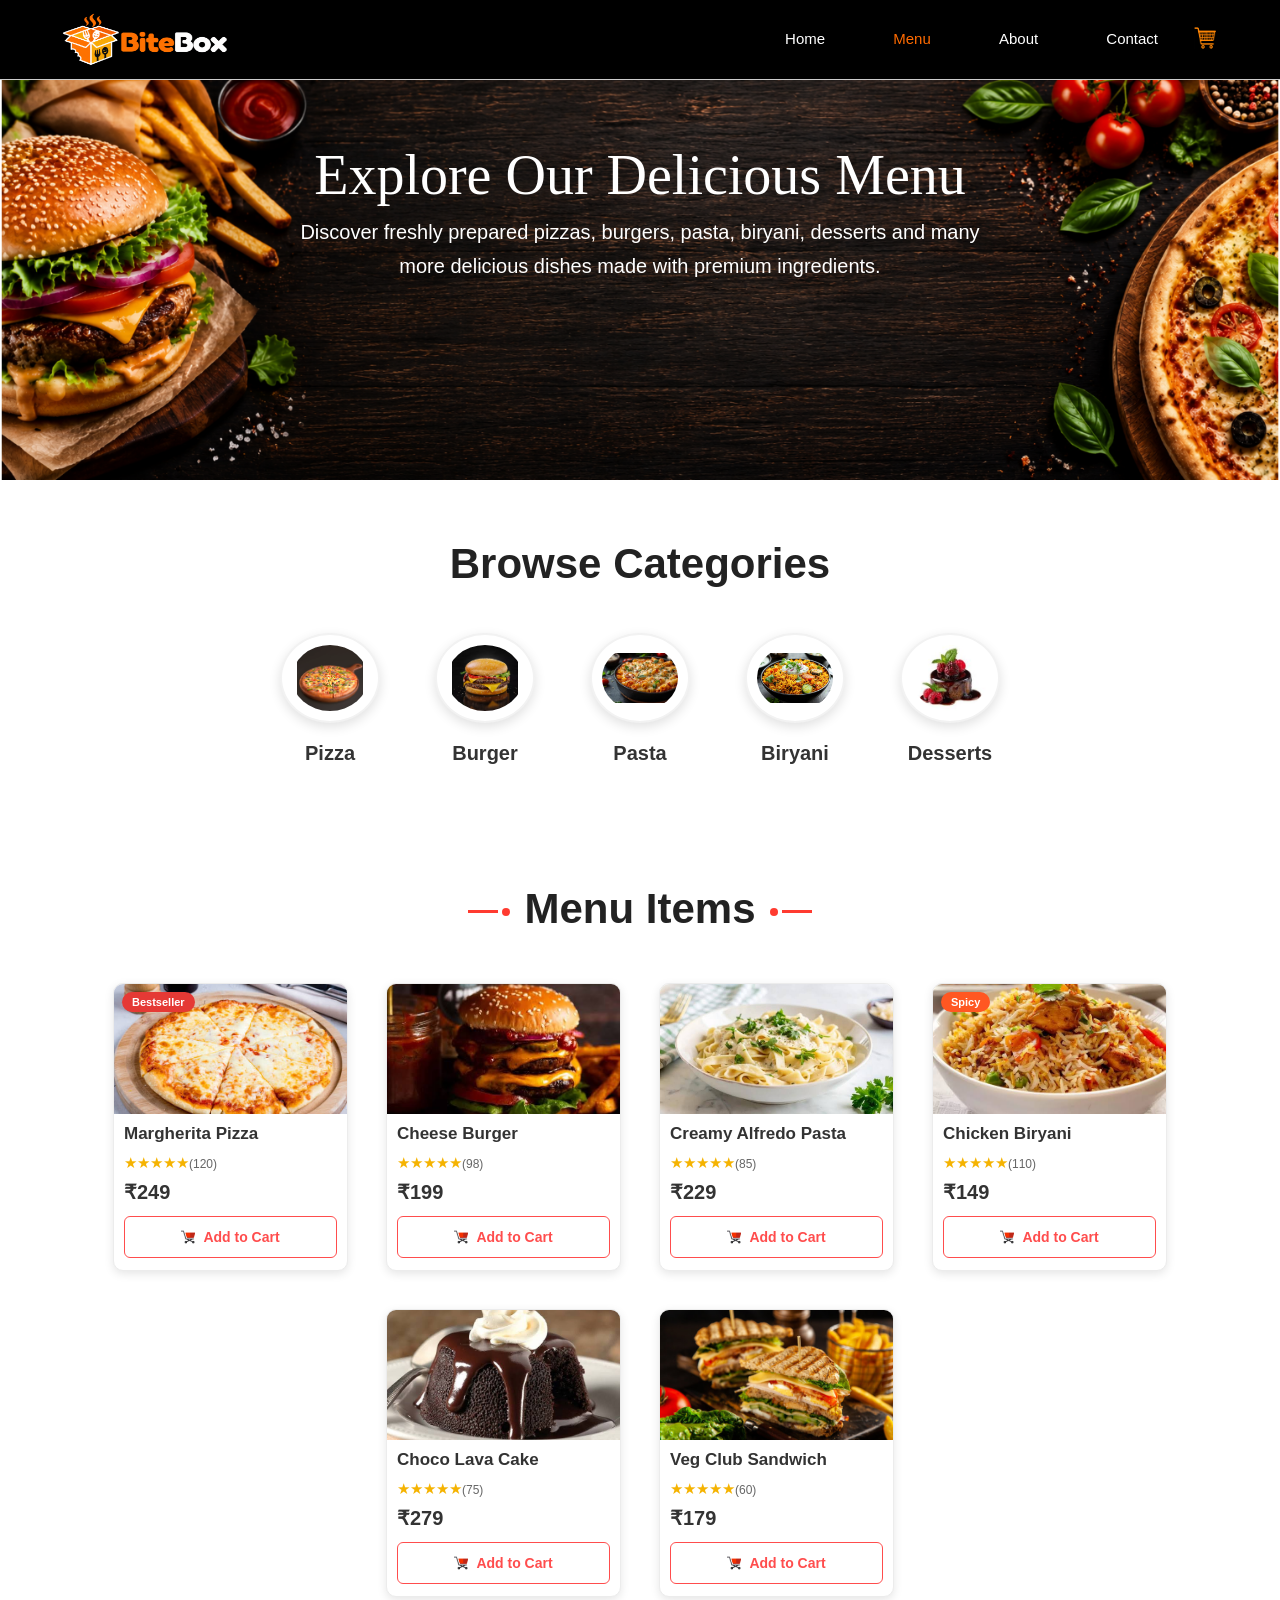
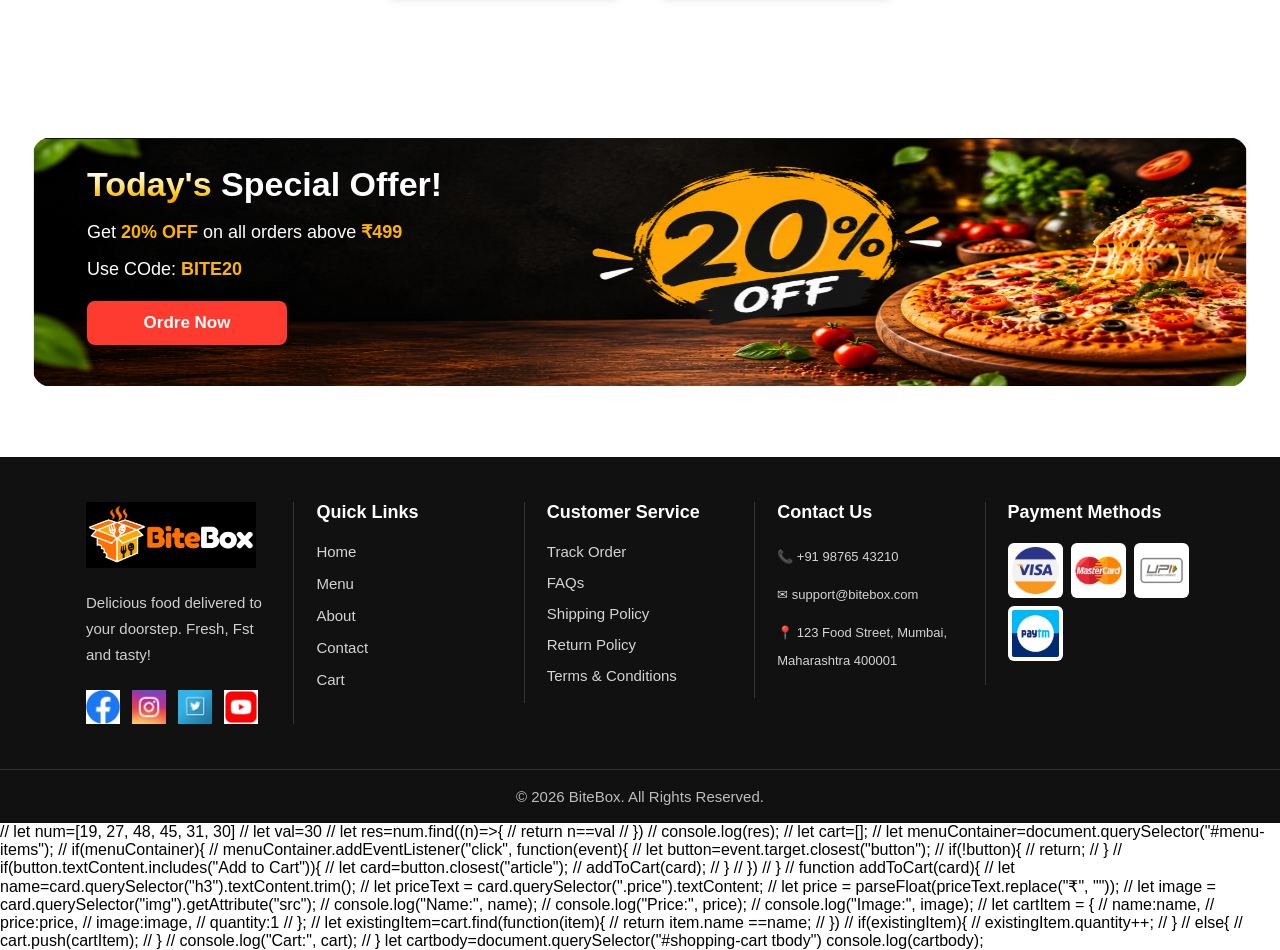
<file: menu.html>
<!DOCTYPE html>
<html lang="en">
<head>
    <meta charset="UTF-8">
    <meta name="viewport" content="width=device-width, initial-scale=1.0">
    <title>Menu - BiteBox</title>
    <link rel="stylesheet" href="./css/style.css">

     <link rel="preconnect" href="https://fonts.googleapis.com">
    <link rel="preconnect" href="https://fonts.gstatic.com" crossorigin>
    <!-- <link href="https://fonts.googleapis.com/css2?family=Great+Vibes&family
    =Montserrat:wght@400;600;700;800&family=Pacifico&family=Poppins:wght@300;
    400;500;600;700&display=swap" rel="stylesheet"> -->
</head>
<body>
    
    <header>
        <!-- Restaurant Name -->
        <img src="./assets/images/BiteBox_Logo.png" alt="BiteBox Logo" width="150" class="logo">

        <!-- Navigation Bar -->
        <nav>
            <a href="index.html">Home</a>
            |
            <a href="menu.html" class="active">Menu</a>
            |
            <a href="about.html">About</a>
            |
            <a href="contact.html">Contact</a>

            <a href="cart.html" class="cart-icon">
                <img src="./assets/icons/cart.png" alt="Cart Icon" width="22" height="22">
            </a>
        </nav>
    </header>

    <!-- Menu hero section -->
    <section id="menu-hero">
        <h1>Explore Our Delicious Menu</h1>

        <p>
            Discover freshly prepared pizzas, burgers, pasta, biryani, desserts and many more delicious dishes made with premium ingredients.
        </p>
    </section>

    <section id="categories">
        <h2>Browse Categories</h2>

        <div>
            <article>
                <img src="./assets/images/Pizza.webp" alt="Pizza" width="120" height="120">
                <h3>Pizza</h3>
            </article>

            <article>
                <img src="./assets/images/burger.webp" alt="Burger" width="120" height="120">
                <h3>Burger</h3>
            </article>

            <article>
                <img src="assets/images/pasta.jpg" alt="Pasta" width="120" height="120">
                <h3>Pasta</h3>
            </article>

            <article>
                <img src="./assets/images/veg biryani.jpg" alt="Biryani" width="120" height="120">
                <h3>Biryani</h3>
            </article>

            <article>
                <img src="./assets/images/dessert.jpg" alt="Dessert" width="120" height="120">
                <h3>Desserts</h3>
            </article>
        </div>
    </section>

    <section id="menu-items">
        <h2><span></span> Menu Items <span></span></h2>
        <div>
            <!-- Menu Item 1 -->
            <article>
                <span class="tag">Bestseller</span>
                <img src="./assets/images/margherita_pizza.jpg" width="220">
                <h3>Margherita Pizza</h3>
                <p class="rating">&#9733;&#9733;&#9733;&#9733;&#9733;<small>(120)</small></p>
                <p class="price">₹249</p>
                <button>
                    <img src="./assets/icons/cart-red.png" alt="Cart" width="14" height="14">
                    Add to Cart
                </button>
            </article>

            <!-- Manu Item 2 -->
            <article>
                <img src="./assets/images/cheese_burger.jpg" width="220">
                <h3>Cheese Burger</h3>
                <p class="rating">&#9733;&#9733;&#9733;&#9733;&#9733;<small>(98)</small></p>
                <p class="price">₹199</p>
                <button>
                    <img src="./assets/icons/cart-red.png" alt="Cart" width="14" height="14">
                    Add to Cart
                </button>
            </article>

            <!-- Menu Item 3 -->
            <article>
                <img src="./assets/images/alfredo-pasta.jpg" width="220">
                <h3> Creamy Alfredo Pasta</h3>
                <p class="rating">&#9733;&#9733;&#9733;&#9733;&#9733;<small>(85)</small></p>
                <p class="price">₹229</p>
                <button>
                    <img src="./assets/icons/cart-red.png" alt="Cart" width="14" height="14">
                    Add to Cart
                </button>
             </article>

            <!-- Menu Item 4 -->
            <article>
                <span class="tag spicy">Spicy</span>
                <img src="./assets/images/chicken_biryani.jpg" width="220">
                <h3>Chicken Biryani</h3>
                <p class="rating">&#9733;&#9733;&#9733;&#9733;&#9733;<small>(110)</small></p>
                <p class="price">₹149</p>
                <button>
                    <img src="./assets/icons/cart-red.png" alt="Cart" width="14" height="14">
                    Add to Cart
                </button>
            </article> 

            <!-- Menu Item 5 -->
            <article>
                <img src="./assets/images/choco_lava_cake.jpg" width="220">
                <h3>Choco Lava Cake</h3>
                <p class="rating">&#9733;&#9733;&#9733;&#9733;&#9733;<small>(75)</small></p>
                <p class="price">₹279</p>
                <button>
                    <img src="./assets/icons/cart-red.png" alt="Cart" width="14" height="14">
                    Add to Cart
                </button>
            </article> 

            <!-- Menu Item 6 -->
            <article>
                <img src="./assets/images/veg_club_sandwich.jpg" width="220">
                <h3>Veg Club Sandwich</h3>
                <p class="rating">&#9733;&#9733;&#9733;&#9733;&#9733;<small>(60)</small></p>
                <p class="price">₹179</p>
                <button>
                    <img src="./assets/icons/cart-red.png" alt="Cart" width="14" height="14">
                    Add to Cart
                </button>
            </article> 
        </div>
    </section>

    <section id="offer">
        <div class="offer-content">
            <h2><span>Today's </span>Special Offer!</h2>
            <p>Get <strong>20% OFF</strong> on all orders above <strong>₹499</strong></p>
            <p>Use COde: <strong>BITE20</strong></p>
            <a href="menu.html"> Ordre Now</a>
        </div>
    </section>


    <footer>
        <div class="footer-container">
            <section>

                <img src="./assets/images/BiteBox_Logo.png" alt="BiteBox Logo" width="180">
                <p>Delicious food delivered to your doorstep.
                    Fresh, Fst and tasty!
                </p>

                <div class="footer-socials">

                    <a href="#">
                        <img src="./assets/images/facebook.jpg" alt="Facebook" width="35" height="35">
                    </a>

                    <a href="#">
                        <img src="./assets/images/instagram.jpg" alt="Facebook" width="35" height="35">
                    </a>

                    <a href="#">
                        <img src="./assets/images/twitter.jpg" alt="Facebook" width="35" height="35">
                    </a>

                    <a href="#">
                        <img src="./assets/images/youtube.png" alt="Facebook" width="35" height="35">
                    </a>
                </div>
            </section>

            <section>
                <h3>Quick Links</h3>
                <ul>
                    <li><a href="index.html">Home</a></li>
                    <li><a href="menu.html">Menu</a></li>
                    <li><a href="about.html">About</a></li>
                    <li><a href="contact.html">Contact</a></li>
                    <li><a href="cart.html">Cart</a></li>
                </ul>
            </section>

            <section>
                <h3>Customer Service</h3>
                <ul>
                    <li><a href="#">Track Order</a></li>
                    <li><a href="#">FAQs</a></li>
                    <li><a href="#">Shipping Policy</a></li>
                    <li><a href="#">Return Policy</a></li>
                    <li><a href="#">Terms & Conditions</a></li>
                </ul>
            </section>

            <section>
                <h3>Contact Us</h3>
                <p>📞 +91 98765 43210</p>
                <p>✉ support@bitebox.com</p>
                <p>📍 123 Food Street, Mumbai, Maharashtra 400001 </p>
            </section>

            <section>
                <h3>Payment Methods</h3>
                <div class="payment-icons">
                    <img src="./assets/images/visa.jpg" alt="Visa" width="60">
                    <img src="./assets/images/mastercard.png" alt="Mastercard" width="60">
                    <img src="./assets/images/upi.png" alt="UPI" width="60">
                    <img src="./assets/images/paytm.jpg" alt="Paytm" width="60">
                </div>
            </section>
        </div>    
            <p> © 2026 BiteBox. All Rights Reserved.</p>       
    </footer>



    <!-- <script> -->

        // let num=[19, 27, 48, 45, 31, 30]
        // let val=30

        // let res=num.find((n)=>{
        //     return n==val
        // })
        // console.log(res);
        




    //    let cart=[];

    //    let menuContainer=document.querySelector("#menu-items");

    //    if(menuContainer){
    //     menuContainer.addEventListener("click", function(event){
    //         let button=event.target.closest("button");
    //         if(!button){
    //             return;
    //         }
    //         if(button.textContent.includes("Add to Cart")){
    //             let card=button.closest("article");
    //             addToCart(card);
    //         }    
    //     })
    //    }

    //    function addToCart(card){
    //     let name=card.querySelector("h3").textContent.trim();

    //     let priceText = card.querySelector(".price").textContent;

    //     let price = parseFloat(priceText.replace("₹", ""));

    //     let image = card.querySelector("img").getAttribute("src");

    //     console.log("Name:", name);
    //     console.log("Price:", price);
    //     console.log("Image:", image);

    //     let cartItem = {
    //         name:name, 
    //         price:price, 
    //         image:image,
    //         quantity:1
    //     };

    //     let existingItem=cart.find(function(item){
    //         return item.name ==name;
    //     })

    //     if(existingItem){
    //         existingItem.quantity++;
    //     }
    //     else{
    //         cart.push(cartItem);
    //     }
    //     console.log("Cart:", cart);
             
    //    }



        let cartbody=document.querySelector("#shopping-cart tbody")
        console.log(cartbody);
        
       

    <!-- </script> -->


</body>
</html>
</file>
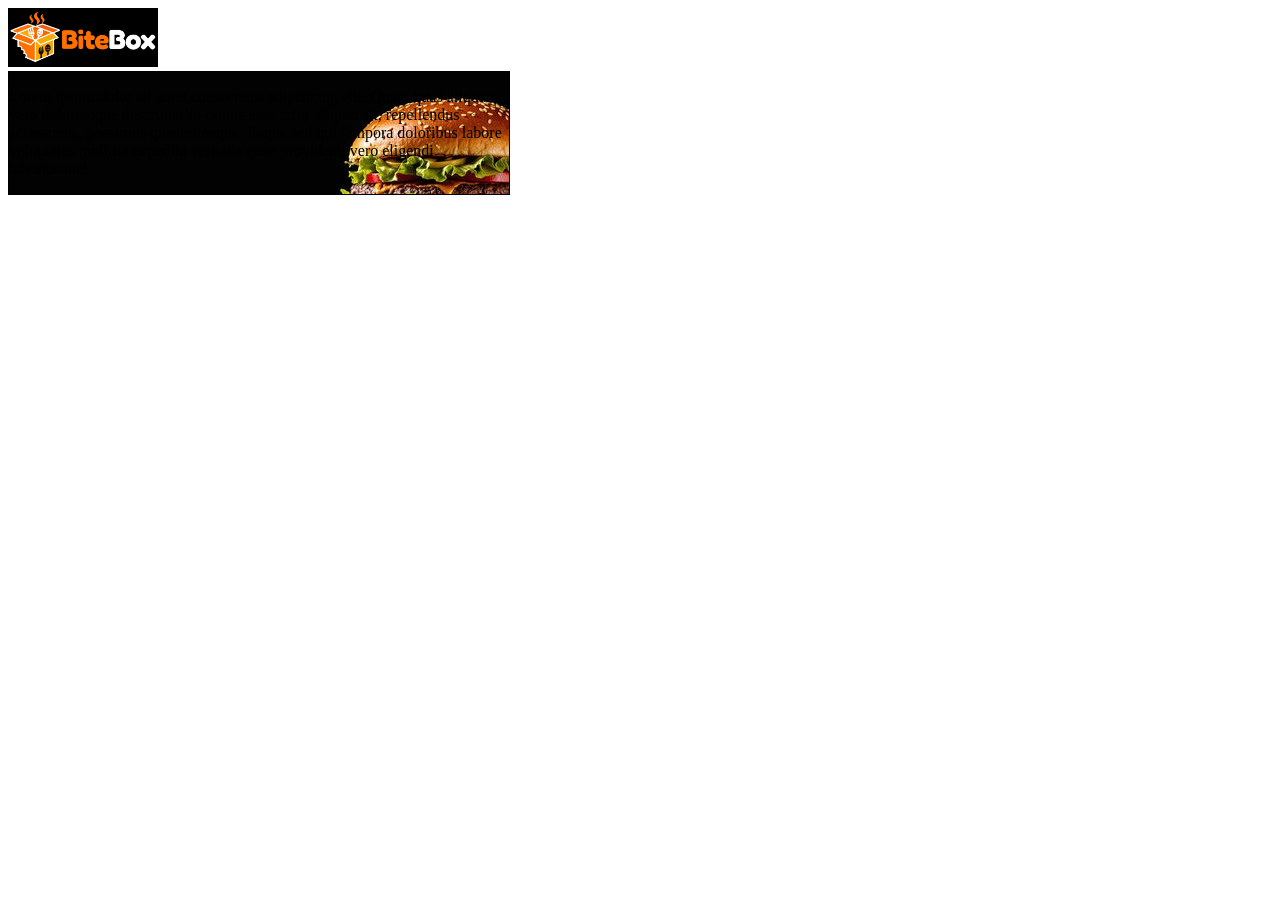
<file: topic.html>
<!DOCTYPE html>
<html lang="en">
<head>
    <meta charset="UTF-8">
    <meta name="viewport" content="width=device-width, initial-scale=1.0">
    <title>Document</title>
    <style>
        
        .bgimg{
            height: 300px;
            width: 300px;
            border: 1px solid;
            /* background-image: url(./assets/images/home-hero-banner2.jpg); */
        }
        .logo{
            height: auto;
            width: 150px;
        }
        .home-hero{
            height: auto;
            width: 500px;
            border: 1px solid;
            background-image: url(./assets/images/home-hero-banner2.jpg);

        }
    </style>
</head>
<body>
    <div>
        <img src="./assets/images/BiteBox_Logo.png" alt="" class="logo">
    </div>
    <div class="home-hero">
        <p>        Lorem ipsum dolor sit amet consectetur adipisicing elit. Quam quas aliquam, vero doloremque deserunt illo omnis esse error aliquid sit, repellendus accusamus, possimus quaerat neque. Itaque sed qui tempora doloribus labore voluptates mollitia expedita veritatis quae provident, vero eligendi laboriosam?
        </p>
    </div>
</body>
</html>
</file>
<file: css/style.css>
*{
    margin: 0;
    padding: 0;
    box-sizing: border-box;
    font-family: Arial, Helvetica, sans-serif;
}

header {
    /* background-color: #ffffff;
    padding: 20px;
    border-bottom: 2px solid #e5e5e5; */

    width: 100%;
    height: 80px;
    padding: 0 60px;
    background: black;
    border-bottom: 1px solid rgba(255, 255, 255, 0.8);
    display: flex;
    justify-content: space-between;
    align-items: center;
    position: sticky;
    top: 0;
    z-index: 1000;  
}

.logo{
    width: 170px;
    height: 60px;
}

header nav{
    display: flex;
    align-items: center;
    gap: 28px;
}

header nav a{
    display: flex;
    align-items: center;
    justify-content: center;
    height: 80px;
    padding: 0 4px;
    text-decoration: none;
    color: #ffffff;
    font-size: 15px;
    font-weight: 500;
    border-bottom: 3px solid transparent;
}

.cart-icon img{
    display: block;
    width: 22px;
    height: 22px;
}

header nav a:hover{
    color: #ff6b00;
}

.active{
    color: #ff6b00;
}

#home-hero {
    background-image: url(../assets/images/home-hero-banner2.jpg);
    background-repeat: no-repeat;
    background-position: center;
    background-size: 100% 100%;
    height: 400px /* 650px */;
    width: 100%;
    padding: 60px 80px;
}
#home-hero h1{
    color: white;
    font-family: "Montserrat", sans-serif;
    font-size: 53px;
    font-weight: 800px;
    line-height: 58px;
    width: 650px;
    margin-bottom: 20px;
}
#home-hero h1 span{
    color: #f5A300;
}
#home-hero p{
    color: white;
    font-size: 18px;
    line-height: 28px;
    width: 420px;
    margin-bottom: 35px;
}
.hero-buttons{
    margin-top: 35px;
}
.hero-buttons a{
    display: inline-block;
    min-width: 180px;
    padding: 15px 30px;
    text-align: center;
    text-decoration: none;
    font-size: 18px;
    font-weight: 600;
    border-radius: 6px;
    transition: 0.3s;
}
.order-btn{
    background-color: #F44336;
    color: white;
    margin-right: 15px;
}
.menu-btn{
    background-color: transparent;
    color: white;
    border: 2px solid white;
}
.order-btn:hover{
    background-color: #d32f2f;
}
.menu-btn:hover{
    background-color: white;
    color: #222;
}
#menu-hero{
    background-image: url(../assets/images/menu-hero.png);
    background-repeat: no-repeat;
    background-position: center;
    background-size: cover;
    height: 400px;
    text-align: center;
    padding-top: 65px;
}
#menu-hero h1{
    font-family: "Great Vibes", cursive;
    font-size: 56px;
    line-height: 60px;
    font-weight: 400;
    color: white;
    text-align: center;
    text-shadow: 2px, 2px, 8px, rgba(0, 0, 0, 0.5);
    margin-bottom: 10px;
}
#menu-hero p{
    color: white;
    font-size: 20px;
    line-height: 34px;
    width: 700px;
    text-align: center;
    margin: 0 auto 35px;
}
#categories{
    background-color: #ffffff;
    padding: 60px 80px;
    text-align: center;
}
#categories h2{
    font-size: 40px;
    font-weight: 700;
    color: #222222;
    margin-bottom: 50px;
    position: relative;
    display: inline-block;
}
#contact-hero{
    background-image: url(../assets/images/contact-hero2.png);
    background-repeat: no-repeat;
    background-position: 100% 80%;
    background-size: cover;
    height: 320px;
    padding: 69px 80px;
    text-align: left;
    
}
#contact-hero h2{
    color: #ffffff;
    font-size: 52px;
    font-weight: 700;
    margin-bottom: 10px;
}
#contact-hero h2 span{
    color: #ff6b00;
}
#contact-hero h3{
    color: #ffffff;
    font-size: 24px;
    font-weight: 500;
    margin-bottom: 20px;
}
#contact-hero hr{
    width: 70px;
    height: 4px;
    background-color: #ff6b00;
    border: none;
    border-radius: 10px;
    margin-bottom: 25px;
}
#contact-hero p{
    color: #ffffff;
    font-size: 18px;
    line-height: 30px;
    width: 460px;
}
#about-hero{
    background-image: url(../assets/images/about-hero.png);
    background-repeat: no-repeat;
    background-position: center;
    background-size: cover;
    height: 320px;
    padding: 60px 80px;
    text-align: left;
}
#about-hero h2{
    color: #ffffff;
    font-family: "Montserrat", sans-serif;
    font-size: 72px;
    font-weight: 700;
    line-height: 54px;
    margin-bottom: 10px;
}
#about-hero h2 span{
    font-family: "Allura", cursive;
    color: #ff6b00;
    font-size: 62px;
    font-weight: 400;
}
#about-hero p{
    color: #ffffff;
    font-size: 22px;
    font-weight: 400;
    margin-bottom: 18px;
}
#about-hero hr{
    width: 45px;
    height: 3px;
    background-color: #ff6b00;
    border: none;
    border-radius: 20px;
}
#cart-hero{
    background-image: url(../assets/images/about-hero.png);
    background-size: cover;
    background-position: center;
    padding: 50px;
    /* filter: blur(8px);
    z-index: ; */;
}

#cart-hero  h1{
    color: #ffffff;
    font-family: "Lobster", cursive;
    font-size: 58px;
    font-weight: 400;
    text-shadow: 2px 2px 8px rgba(0, 0, 0, 0.5);
    margin-bottom: 20px;
    text-align: center;
}
.divider{
    text-align: center;
    margin-bottom: 25px;
}
.divider hr{
    display: inline-block;
    width: 120px;
    height: 3px;
    background-color: #ff6b00;
    border: none;
    border-radius: 20px;
    vertical-align: middle;
}
.divider img{
    width: 34px;
    height: 34px;
    margin: 0 15px;
    display: inline-block;
    vertical-align: middle;
}
#cart-hero p{
    color: #ffffff;
    font-size: 16px;
    line-height: 30px;
    width: 720px;
    margin: 0 auto;
    text-align: center;
}
/* .active{
    color: #ff6b00;
    text-decoration: underline;
} */
#features{
    background-color: #ffffff;
    padding: 45px ;
    display: flex;
    flex-wrap: wrap;
    justify-content: center;
}
#features h2{
    width: 100%;
    text-align: center;
    font-size: 42px;
    font-weight: 700;
    color: #222222;
    margin-bottom: 40px;
    position: relative;
}
#features h2::after{
    content: "";
    display: block;
    width: 70px;
    height: 3px;
    background-color: #ff6b00;
    margin: 10px auto 0;
}
#features article{
    width: 300px;
    display: flex;
    align-items: center;
    border-right: 2px solid #e5e5e5;
    padding: 0px 15px;
}
#features article:last-child{
    border-right: none;
}
#features article img{
    width: 55px;
    height: 55px;
    margin-right: 20px;
    flex-shrink: 0;
    /* padding: 0px 0px; */
}
#features article div{
    flex: 1;
}
#features article h3{
    font-size: 18px;
    font-weight: 700;
    color: #000000;
    margin-bottom: 6px;
}
#features article p{
    font-size: 16px;
    color: #3a3939;
    line-height: 21px;
    margin: 0;
}

/* Popular Dishes */
#popular-dishes{
    background-color: #ffffff;
    padding: 60px 30px;
    display: flex;
    flex-wrap: wrap;
    justify-content: center;
    gap: 18px;
}
#popular-dishes h2{
    width: 100%;
    text-align: center;
    font-size: 42px;
    font-weight: 700;
    color: #222222;
    margin-bottom: 22px;
    position: relative;
}
#popular-dishes h2::after{
    content: "";
    display: block;
    height: 3px;
    width: 70px;
    background-color: #ff6b00;
    margin: 10px auto 0;
}
#popular-dishes article{
    width: 225px;
    background-color: #ffffff;
    border-radius: 14px;
    overflow: hidden;
    box-shadow: 0 3px 12px rgba(0, 0, 0, 0.12);
}
#popular-dishes article img{
    width: 100%;
    height: 135px;
    display: block;
    object-fit: cover;
}
#popular-dishes article h3{
    font-size: 18px;
    font-weight: 700;
    color: #222222;
    margin: 10px 12px 6px;
}
#popular-dishes .details{
    display: flex;
    justify-content: space-between;
    align-items: center;
    padding: 0 12px 10px;
}
#popular-dishes .ratings{
    color: #f5b301;
    font-size: 18px;
    font-weight: 600;
    margin: 0;
}
#popular-dishes .ratings small{
    color: #666666;
    font-size: 12px;
}
#popular-dishes .ratings span{
    font-size: 15px;
}

#popular-dishes .price{
    color: #f44336;
    font-size: 20px;
    font-weight: 700;
    margin: 0;
}
#popular-dishes article:hover{
    box-shadow: 0 8px 22px rgba(0, 0, 0, 0.18);
}

/* Offers */
#offer{
    width: 95%;
    height: 250px;
    margin: 70px auto;
    padding: 28px 55px;
    box-sizing: border-box;
    background-image: url(../assets/images/pizza-discount.png);
    background-repeat: no-repeat;
    background-size: 100% 100%;
    background-position: center;
    border-radius: 20px;
}
.offer-content{
    width: 38%;
}
.offer-content h2{
    font-size: 34px;
    font-weight: 800;
    color: #ffffff;
    line-height: 1.15;
    margin-bottom: 15px;
}
.offer-content h2 span{
    background: linear-gradient(180deg, #ffffff 0%, #fff9d8 25%, #ffe47a 55%, #ffc107 80%, #ff9800 100%);
    -webkit-background-clip: text;
    -webkit-text-fill-color: transparent;
    background-clip: text;
}
.offer-content p{
    font-size: 18px;
    color: #ffffff;
    line-height: 1.5;
    margin-bottom: 10px;
}
.offer-content strong{
    color: #ffb400;
}
.offer-content a{
    display: inline-block;
    margin-top: 8px;
    padding: 12px 32px;
    background: #ff3b30;
    color: #ffffff;
    text-decoration: none;
    font-size: 17px;
    font-weight: 600;

    border-radius: 8px;
    width: 200px;
    text-align: center;
}
.offer-content a:hover{
    background-color: #d32f2f;
}

/* Reviews */
#reviews{
    background: #ffffff;
    padding: 60px 30px;
    display: flex;
    flex-wrap: wrap;
    justify-content: center;
    gap: 22px;
}
#reviews h2{
    width: 100%;
    text-align: center;
    font-size: 42px;
    font-weight: 700;
    color: #222222;
    margin-bottom: 30px;
    position: relative;
}
#reviews h2::after{
    content: "";
    display: block;
    width: 70px;
    height: 3px;
    background: #ff6b00;
    margin: 10px auto 0;
}
#reviews article{
    width: 330px;
    background: #ffffff;
    padding: 22px 20px 18px;
    border-radius: 12px;
    box-shadow: 0 3px 12px rgba(0, 0, 0, 0.12);
    position: relative;
}
#reviews article::before{
    content: "❝";
    position: absolute;
    top: -16px;
    left: 18px;
    font-size: 42px;
    color: #ff3b30;
    background: #ffffff;
    line-height: 1;
    padding: 0 4px;
}
#reviews article>p{
    font-size: 15px;
    color: #444444;
    line-height: 20px;
    margin: 0 0 14px;
}
#reviews .customer{
    display: flex;
    align-items: center;
}
#reviews .customer img{
    width: 46px;
    height: 46px;
    border-radius: 50%;
    object-fit: cover;
    margin-right: 10px;
}
#reviews .customer h3{
    font-size: 17px;
    font-weight: 700;
    color: #222222;
    margin: 0 0 4px;
}
#reviews .customer span{
    color: #f5b301;
    font-size: 16px;
}
#reviews article:hover{
    box-shadow: 0 8px 20px rgba(0, 0, 0, 0.18);
}

/* Newsletter */

#newsletter {
    width: 100%;
    margin: 10px 0 0;
    padding: 10px 65px;
    background: linear-gradient(to right, #f44336, #e53935, #d32f2f);
    display: flex;
    justify-content: space-between;
    align-items: center;
    box-sizing: border-box;
}
.newsletter-content{
    display: flex;
    align-items: center;
    gap: 30px;
}
.newsletter-content img{
    width: 55px;
    height: 55px;
    background: #ffffff;
    border-radius: 50%;
    padding: 8px;
}
.newsletter-content h2{
    font-size: 28px;
    font-weight: 700;
    color: #ffffff;
    margin-bottom: 20px;
    line-height: 1.1;
}
.newsletter-content p{
    font-size: 15px;
    color: #ffeaea;
    line-height: 20px;
    margin: 0;
}
.newsletter-form{
    display: flex;
    align-items: center;
}
.newsletter-form input{
    width: 300px;
    height: 38px;
    border: none;
    outline: none;
    padding: 0 14px;
    font-size: 14px;
    border-radius: 4px 0 0 4px;
}
.newsletter-form button{
    height: 38px;
    padding: 0 24px;
    border: none;
    background: #111111;
    color: #ffffff;
    font-size: 14px;
    font-weight: 600;
    cursor: pointer;
    border-radius: 0 4px 4px 0;
}
.newsletter-image img{
    width: 140px;
    height: auto;
    display: block;
}
.newsletter-form button:hover{
    background: #000000;
}


/* Menu - Browse Category */

#categories{
    background-color: #ffffff;
    padding: 60px 30px;
    text-align: center;
}
#categories h2{
    font-size: 42px;
    font-weight: 700;
    color: #222222;
    margin-bottom: 45px;
}
#categories h2 span{
    display: inline-block;
    width: 70px;
    height: 3px;
    background: #ff3b30;
    vertical-align: middle;
    margin: 10px 50px;
    position: relative;
}
#categories h2 span::before{
    content: "";
    width: 8px;
    height: 8px;
    background: #ff3b30;
    border-radius: 50%;
    position: absolute;
    top: -2px;
}
#categories h2 span:first-child::before{
    right: -12px;
}
#categories h2 span:last-child::before{
    left: -12px;
}
#categories div{
    display: flex;
    justify-content: center;
    align-items: center;
    flex-wrap: wrap;
    gap: 55px;
}
#categories article{
    text-align: center;
}
#categories article img{
    width: 100px;
    height: 90px;
    padding: 10px;
    background: #ffffff;
    border: 2px solid #f2f2f2;
    border-radius: 50%;
    object-fit: contain;
    box-shadow: 0 4px 12px rgba(0, 0, 0, 0.12);
    margin-bottom: 15px;
}
#categories article h3{
    font-size: 20px;
    font-weight: 600;
    color: #333333;
}
#categories article img:hover{
    box-shadow: 0 8px 18px rgba(0, 0, 0, 0.18);
}

/* Menu Items */

#menu-items{
    background: #ffffff;
    padding: 60px 25px;
    text-align: center;
}
#menu-items h2{
    font-size: 42px;
    font-weight: 700;
    color: #222222;
    margin-bottom: 40px;
}
#menu-items h2 span{
    display: inline-block;
    width: 30px;
    height: 3px;
    background: #ff3b30;
    margin: 0 15px;
    position: relative;
    vertical-align: middle;
}
#menu-items h2 span::before{
    content: "";
    width: 8px;
    height: 8px;
    background: #ff3b30;
    border-radius: 50%;
    position: absolute;
    top: -2px;
}
#menu-items h2 span:first-child::before{
    right: -12px;
}
#menu-items h2 span:last-child::before{
    left: -12px;
}
#menu-items > div{
    display: flex;
    justify-content: center;
    flex-wrap: wrap;
    gap: 18px;
}
#menu-items article{
    width: 235px;
    background: #ffffff;
    border: 1px solid #ececec;
    border-radius: 10px;
    overflow: hidden;
    box-shadow: 0 3px 10px rgba(0, 0, 0, 0.10);
    text-align: left;
    position: relative;
    margin: 10px;
}
.tag{
    position: absolute;
    top: 8px;
    left: 8px;
    background: #e53935;
    color: #ffffff;
    padding: 4px 10px;
    font-size: 11px;
    font-weight: 600;
    border-radius: 20px;
}
.spicy{
    background: #ff5722;
}
#menu-items article img{
    width: 100%;
    height: 130px;
    object-fit: cover;
    display: block;
}
#menu-items article h3{
    font-size: 17px;
    font-weight: 600;
    color: #333333;
    margin: 10px;
}
.rating{
    margin: 0 10px 8px;
    color: #f5b301;
    font-size: 15px;
}
.rating small{
    color: #666666;
    font-size: 12px;
}
.price{
    margin: 0 10px 12px;
    font-size: 20px;
    font-weight: 700;
    color: #333333;
}
#menu-items article button{
    width: calc(100% - 20px);
    margin: 0 10px 12px;
    padding: 9px 0;
    background: #ffffff;
    color: #ff4d4d;
    border: 1px solid #ff4d4d;
    border-radius: 6px;
    cursor: pointer;
    display: flex;
    justify-content: center;
    gap: 8px;
    align-items: center;
    font-size: 14px;
    font-weight: 600;
}
#menu-items article button img{
    width: 14px;
    height: 14px;
}
#menu-items article:hover{
    box-shadow: 0 8px 18px rgba(0, 0, 0, 0.18);
}

/* About Story */

#story{
    background: #ffffff;
    padding: 80px 70px;
}
#story > article{
    display: flex;
    justify-content: center;
    align-items: center;
    gap: 70px;
}
#story > article > img{
    width: 500px;
    height: 400px;
    border-radius: 16px;
    box-shadow: 0 8px 20px rgba(0, 0, 0, 0.12);
}
.story-content{
    width: 520px;
 
}
.story-content small{
    color: #ff6b35;
    font-size: 30px;
    font-weight: 800;
    font-family: "Allura", cursive;
}
.story-content h2{
    font-size: 40px;
    color: #222;
    line-height: 58px;
    margin: 8px 0 20px;
}
.story-content h2 span{
    color: #ff6b35;
    font-family: "Allura", cursive;
    font-size: 56px;
    font-weight: 400;
}
.story-content p{
    color: #666;
    font-size: 16px;
    line-height: 30px;
    margin-bottom: 18px;
    /* padding-right: 30px; */
    justify-content: center;
}
.story-features{
    display: flex;
    justify-content: space-between;
    margin-top: 35px;
}
.story-features article{
    display: flex;
    align-items: center;
    gap: 12px;
}
.feature-icon{
    width: 58px;
    height: 58px;
    border-radius: 50%;
    background: #fff2ea;
    display: flex;
    justify-content: center;
    align-items: center;
}
.feature-icon img{
    width: 26px;
    height: 26px;
}
.story-features h4{
    font-size: 15px;
    color: #222;
    margin-bottom: 2px;
}
.story-features article p{
    margin: 0;
    font-size: 14px;
    color: #555;
    line-height: 20px;
}

/* About vision & mission */

#mission-vision{
    background: #ffffff;
    padding: 0 80px;
}
#mission-vision > h2{
    text-align: center;
    font-size: 42px;
    font-weight: 700;
    color: #222222;
    margin-bottom: 50px;
    position: relative;
}
#mission-vision > h2::after{
    content: "";
    display: block;
    width: 70px;
    height: 3px;
    background: #ff6b00;
    margin: 12px auto 0;
}
#mission-vision > div{
    display: flex;
    justify-content: center;
}
#mission-vision article{
    flex: 1;
    display: flex;
    align-items: center;
    gap: 22px;

    background: #fff9f4;
    padding: 35px;
    border: 1px solid #ffe5d2;
    margin-bottom: 30px;
}
#mission-vision article:first-child{
    border-radius: 15px 0 0 15px;
    border-right: none;
}
#mission-vision article:last-child{
    border-radius: 0 15px 15px 0;
}
#mission-vision article:last-child{
    border-left: 1px solid #ffd8bf;
}
#mission-vision article img{
    width: 65px;
    height: 65px;
    background: #fff1e6;
    border-radius: 50%;
    padding: 15px;
    box-sizing: border-box;
}
#mission-vision article h3{
    font-size: 24px;
    color: #222222;
    margin-bottom: 10px;
}
#mission-vision article p{
    color: #555555;
    font-size: 16px;
    line-height: 28px;
}

/* Chefs */

#chefs{
    background: #ffffff;
    padding: 80px 70px;
    text-align: center;
}
#chefs>small{
    display: block;
    font-family: "Allura", cursive;
    font-size: 44px;
    color: #ff6b00;
    margin-bottom: 5px;
    font-weight: 400;
}
#chefs > h2{
    font-size: 42px;
    color: #222222;
    font-weight: 700;
    margin-bottom: 50px;
}
#chefs > h2 span{
    color: #ff6b00;
    font-family: "Allura", cursive;
    font-size: 52px;
    font-weight: 500;
}
#chefs > div{
    display: flex;
    justify-content: center;
    gap: 30px;
}
#chefs article{
    width: 340px;
    background: #ffffff;
    border-radius: 15px;
    overflow: hidden;
    box-shadow: 0 5px 18px rgba(0, 0, 0, 0.12);
    padding-bottom: 25px;
}
#chefs article>img{
    width: 100%;
    height: 260px;
    object-fit: cover;
    display: block;
}
#chefs article h3{
    font-size: 24px;
    color: #222222;
    margin: 18px 0 6px;
}
#chefs article h4{
    font-size: 16px;
    color: #ff6b00;
    margin-bottom: 15px;
}
#chefs article p{
    color: #666666;
    font-size: 15px;
    line-height: 24px;
    padding: 0 25px;
    margin-bottom: 22px;
}
.chef-social{
    display: flex;
    justify-content: center;
    gap: 18px;
}
.chef-social img{
    width: 20px;
    height: 20px;
}

/* Statistics */

#statistics{
    background: #ffffff;
    padding: 0 70px;
}
#statistics > h2{
    text-align: center;
    font-size: 42px;
    font-weight: 700;
    color: #222222;
    margin-bottom: 50px;
    position: relative;
}
#statistics > h2::after{
    content: "";
    display: block;
    width: 70px;
    height: 3px;
    background: #ff6b00;
    margin: 12px auto 0;
}
#statistics > diV{
    display: flex;
    justify-content: center;
    background: #1d1b1a;
    border-radius: 16px;
    overflow: hidden;
}
#statistics article{
    flex: 1;
    text-align: center;
    padding: 35px 20px;
    border-right: 1px solid rgba(255, 2555, 255, 0.15);
}
#statistics article:last-child{
    border-right: none;
}
#statistics article img{
    width: 60px;
    height: 42px;
    margin-bottom: 15px;
}
#statistics article h3{
    font-size: 38px;
    color: #ffffff;
    font-weight: 700;
    margin-bottom: 8px;
}
#statistics article p{
    font-size: 16px;
    color: #d0d0d0;
    margin: 0;
}

/* Contact page */

#contact-info{
    background: #ffffff;
    padding: 80px 60px;
}
#contact-info .section-title{
    text-align: center;
    margin-bottom: 50px;
}
#contact-info .section-title h4{
    color: #ff6b00;
    font-size: 24px;
    font-family: "Allura", cursive;
    font-weight: 400;
    margin-bottom: 6px;
    position: relative;
    display: inline-block;
}

#contact-info .section-title h4::before,
#contact-info .section-title h4::after{
    content: "";
    width: 55px;
    height: 2px;
    background: #ff6b00;
    position: absolute;
    top: 50%;
}
#contact-info .section-title h4::before{
    right: 105%;
}
#contact-info .section-title h4::after{
    left: 105%;
}
#contact-info .section-title h2{
    font-size: 44px;
    font-weight: 700;
    color: #222222;
}
.contact-container{
    display: flex;
    justify-content: center;
    gap: 28px;
}
.contact-container article{
    width: 280px;
    background: #ffffff;
    text-align: center;
    padding: 35px 25px;
    border-radius: 14px;
    box-shadow: 0 5px 18px rgba(0, 0, 0, 0.10);
    height: 300px;
}
.contact-container article > img:first-child{
    width: 70px;
    height: 70px;
    background: #fff2e8;
    padding: 18px;
    box-sizing: border-box;
    border-radius: 50%;
    margin-bottom: 20px;
}
.contact-container article h3{
    font-size: 20px;
    color: #222222;
    margin-bottom: 15px;
}
.contact-container article p{
    font-size: 15px;
    color: #555555;
    line-height: 28px;
    margin: 0;
}
.contact-container article a{
    text-decoration: none;
    margin: 0 5px;
    display: inline-block;
}
.contact-container article a img{
    width: 30px;
    height: 30px;
    margin-top: 8px;
}
.contact-container article:hover{
    box-shadow: 0 10px 25px rgba(0, 0, 0, 0.15);
}

/* Business Hours */
#contact-details{
    width: 95%;
    margin-top: 60px;
    margin-left: 30px;
    background: #fff8f4;
    padding: 30px;
    border-radius: 18px;
    display: flex;
    justify-content: space-between;
    align-items: stretch;
    gap: 35px;
    box-sizing: border-box;
}
.left-column{
    width: 40%;
    display: flex;
    flex-direction: column;
}
.business-card{
    padding: 22px;
    border-radius: 14px;
}
.business-card h2{
    font-size: 30px;
    font-weight: 700;
    color: #222222;
    margin-bottom: 10px;
}
.business-card hr{
    width: 55px;
    height: 3px;
    background: #ff6b00;
    border: none;
    margin-bottom: 20px;
}
.business-content{
    display: flex;
    gap: 18px;
    align-items: flex-start;
}
.business-content img{
    width: 48px;
    height: 48px;
    margin-top: 5px;
}
.business-card table{
    width: 100%;
    border-collapse: collapse;
}
.business-card td{
    padding: 10px 0;
    font-size: 14px;
    color: #555555;
}
.business-card td:last-child{
    text-align: right;
    font-weight: 600;
    color: #222222;
}
.event-card{
    margin-top: 15px;
    background: #fff4ee;
    border-radius: 14px;
    padding: 18px;
    display: flex;
    align-items: center;
    gap: 18px;
    flex: 1;
    border-style: solid;
    border-color: white;
}
.event-card img{
    width: 58px;
    height: 58px;
    background: white;
    padding: 14px;
    border-radius: 50%;
    box-sizing: border-box;
    flex-shrink: 0;
}
.event-card h3{
    font-size: 22px;
    color: #222222;
    margin-bottom: 8px;
}
.event-card p{
    font-size: 14px;
    color: #666666;
    line-height: 22px;
    margin-bottom: 15px;
}
.event-card a{
    display: inline-block;
    background: #ff6b00;
    color: #ffffff;
    text-decoration: none;
    padding: 10px 24px;
    border-radius: 30px;
    font-size: 14px;
    font-weight: 600;
}

.right-column{
    width: 55%;
    padding: 22px;
    border-radius: 14px;
}
.right-column h2{
    font-size: 30px;
    font-weight: 700;
    color: #222222;
    margin-bottom: 10px;
}
.right-column hr{
    width: 55px;
    height: 3px;
    background: #ff6b00;
    border: none;
    margin-bottom: 20px;
}
.form-row{
    display: flex;
    gap: 20px;
    margin-bottom: 15px;
}
.form-row input{
    width: 50%;
    height: 50px;
    padding: 0 14px;
    border: 1px solid #e5e5e5;
    border-radius: 5px;
    font-size: 14px;
    font-family: poppins, sans-serif;
    box-sizing: border-box;
    outline: none;
}
textarea{
    width: 100%;
    height: 120px;
    padding: 14px;
    border: 1px solid #e5e5e5;
    border-radius: 5px;
    resize: none;
    margin-bottom: 15px;
    font-size: 14px;
    font-family: poppins, sans-serif;
    box-sizing: border-box;
    outline: none;
}

/* focus */
.form-row input:focus,
textarea:focus{
    border-color: #ff6b00;
}
button{
    width: 100%;
    height: 42px;
    background: #ff6b00;
    color: #ffffff;
    border: none;
    border-radius: 5px;
    font-size: 14px;
    font-weight: 600;
    font-family: poppins, sans-serif;
    cursor: pointer;
}
.event-card a:hover,
button:hover{
    background: #e65c00;
}

/* Google Map Section */

#google-map{
    background: #ffffff;
    padding: 100px 50px 70px;
}
#google-map .section-title{
    text-align: center;
    margin-bottom: 30px;
}
#google-map .section-title h4{
    color: #ff6b00;
    font-size: 28px;
    font-family: "Allura", cursive;
    font-weight: 400;
    display: inline-block;
    position: relative;
    margin-bottom: 8px;
}
#google-map .section-title h4::before,
#google-map .section-title h4::after{
    content: "";
    width: 55px;
    height: 2px;
    background: #ff6b00;
    position: absolute;
    top: 50%;
}
#google-map .section-title h4::before{
    right: 110%;
}
#google-map .section-title h4::after{
    left: 110%;
}
#google-map .section-title h2{
    font-size: 40px;
    color: #222222;
    margin-bottom: 12px;
}
#google-map .section-title p{
    font-size: 15px;
    color: #666666;
    line-height: 24px;
    max-width: 650px;
    margin: auto;
}
#google-map iframe{
    width: 100%;
    height: 380px;
    display: block;
    border: none;
    border-radius: 16px;
    overflow: hidden;
    box-shadow: 0 8px 20px rgba(0, 0, 0, 0.12);
}

/* Cart Page */

#cart-details{
    width: 92%;
    margin: 60px auto 30px;
    display: flex;
    justify-content: space-between;
    align-items: stretch;
    gap: 30px;
}
#shopping-cart{
    width: 65%;
    background: #ffffff;
    border: 1px solid #ececec;
    border-radius: 14px;
    overflow: hidden;
}
#shopping-cart table{
    width: 100%;
    border-collapse: collapse;
    /* flex: 1; */
}
#shopping-cart thead{
    background: #fff6ef;
}
#shopping-cart th{
    padding: 20px 15px;
    font-size: 18px;
    font-weight: 600;
    color: #222;
    text-align: center;
}
#shopping-cart th:first-child{
    width: 40%;
    text-align: center;
}
#shopping-cart td:first-child{
    width: 40%;
    text-align: left;
}
#shopping-cart td{
    padding: 16px;
    border-top: 1px solid #ececec;
    vertical-align: middle;
    text-align: center;
}
.cart-item{
    display: flex;
    align-items: center;
    gap: 16px;
}
.cart-item img{
    width: 90px;
    height: 62px;
    object-fit: cover;
    border-radius: 8px;
}
.cart-item h3{
    font-size: 18px;
    font-weight: 600;
    color: #222;
    margin-bottom: 5px;
}
.cart-item p{
    font-size: 14px;
    color: #666;
    line-height: 21px;
}
#shopping-cart td:nth-child(2),
#shopping-cart td:nth-child(4){
    font-size: 18px;
    font-weight: 600;
    color: #333;
}
#shopping-cart td:last-child img{
    width: 22px;
    height: 22px;
    cursor: pointer;
}
#shopping-cart tbody tr:hover{
    background: #fffdfb;
}
.quantity-box{
    display: inline-flex;
    align-items: center;
    border: 1px solid #ececec;
    border-radius: 8px;
    overflow: hidden;
    background: #fff;
}
.quantity-box button{
    background: #ffffff;
    border: none;
    outline: none;
    width: 32px;
    height: 36px;
    font-size: 16px;
    font-weight: 600;
    color: #333;
    cursor: pointer;
    display: flex;
    align-items: center;
    justify-content: center;
    transition: background 0.2s;
}
.quantity-box button:hover{
    background: #f5f5f5;
}
.quantity-box span{
    width: 36px;
    text-align: center;
    font-size: 16px;
    font-weight: 600;
    color: #222;
}

/* Order Summary */

#order-summary{
    width: 35%;
    background: #ffffff;
    border: 1px solid #ececec;
    border-radius: 14px;
    padding: 24px;
    height: auto;
}
#order-summary h2{
    font-size: 20px;
    margin-bottom: 25px;
    color: #222;
}
#order-summary p{
    display: flex;
    justify-content: space-between;
    align-items: center;
    margin-bottom: 16px;
    font-size: 16px;
}
#order-summary hr{
    margin: 22px 0;
    border: none;
    border-top: 1px dashed #ddd;
}
#order-summary h3{
    display: flex;
    justify-content: space-between;
    align-items: center;
    font-size: 18px;
    margin-bottom: 25px;
}
#order-summary h3 span:last-child{
    color: #ff6600;
    font-size: 20px;
}
#order-summary button{
    width: 100%;
    height: 54px;
    display: flex;
    justify-content: center;
    align-items: center;
    border: none;
    border-radius: 8px;
    background: #ff6b00;
    color: #ffffff;
    font-size: 18px;
    font-weight: 600;
    font-family: 'poppins', sans-serif;
    cursor: pointer;
}
#order-summary p:last-child{
    justify-content: center;
    gap: 8px;
    margin-top: 16px;
    font-size: 14px;
    color: #777;
}
#cart-actions{
    width: 92%;
    margin: 25px auto 60px;
    display: flex;
    justify-content: flex-start;
    align-items: center;
    gap:  407px;
}
#cart-actions a, 
#cart-actions button{
    width: 220px;
    height: 56px;
    display: flex;
    justify-content: center;
    align-items: center;
    gap: 10px;
    border-radius: 8px;
    font-size: 18px;
    font-weight: 500;
}
#cart-actions a img,
#cart-actions button img{
    width: 20px;
    height: 20px;
    object-fit: contain;
    flex-shrink: 0;
}
#cart-actions a{
    width: 260px;
    height: 56px;
    display: flex;
    justify-content: center;
    align-items: center;
    gap: 10px;
    padding: 0 20px;
    background: #ffffff;
    border: 1px solid #dddddd;
    border-radius: 8px;
    text-decoration: none;
    color: #333333;
    font-size: 18px;
    font-weight: 500;
    white-space: nowrap;
}
#cart-actions a:hover{
    background: #fafafa;
}
#cart-actions button{
    display:flex;
    align-items:center;
    justify-content:center;
    gap:10px;
    padding:14px 22px;
    background:#fff5f5;
    color:#ff4d4d;
    border:1px solid #ffd5d5;
    border-radius:8px;
    font-size:18px;
    font-weight:500;
    cursor:pointer;
    transition:.3s;
}
#cart-actions button:hover{
    background:#ffeaea;
}

/* Footer Layout */

footer{
    background: #111111;
    color: #ffffff;
    margin-top: 70px;
}

.footer-container{
    width: 90%;
    margin: auto;
    padding: 45px 0;
    display: flex;
    justify-content: space-between;
    align-items: flex-start;
}

.footer-container section{
    width: 20%;
    padding: 0 22px;
    border-right: 1px solid rgba(255, 2555, 255, 0.15);
}

.footer-container section:last-child{
    border-right: none;
}

.footer-container section:first-child > img{
    width: 170px;
    height: auto;
    margin-bottom: 18px;
}

.footer-container section:first-child > p{
    color: #cfcfcf;
    font-size: 15px;
    line-height: 26px;
    margin-bottom: 22px;
}

.footer-socials{
    display: flex;
    align-items: center;
    gap: 12px;
}

.footer-socials a{
    display: flex;
}

.footer-socials img{
    width: 34px;
    height: 34px;
    transition: 3s;
}

.footer-container h3{
    font-size: 18px;
    font-weight: 600;
    color: #ffffff;
    margin-bottom: 20px;
}

.footer-container ul{
    list-style: none;
}

.footer-container ul li{
    margin-bottom: 14px;
}

.footer-container ul li a{
    color: #d4d4d4;
    text-decoration: none;
    font-size: 15px;
    transition: 3s;
}

.footer-container ul li a:hover{
    color: #ff6b00;
}

.footer-container section:nth-child(3) li{
    color: #d4d4d4;
    font-size: 15px;
    cursor: pointer;
    transition: 3s;
}

.footer-container section:nth-child(3) li:hover{
    color: #ff6b00;
}

.footer-container section:nth-child(4) p{
    color: #d4d4d4;
    font-size: 13px;
    line-height: 28px;
    margin-bottom: 10px;
}

.payment-icons{
    display: flex;
    gap: 8px;
    flex-wrap: wrap;
}

.payment-icons img{
    width: 55px;
    height: auto;
    background: #ffffff;
    padding: 4px;
    border-radius: 6px;
}

footer > p{
    border-top: 1px solid rgba(255, 2555, 255, 0.15);
    text-align: center;
    color: #bdbdbd;
    padding: 18px 0;
    font-size: 15px;
}





/* ========================= Responsive Header ================== */

/* Tablet */
@media (max-width:1200px){

    header{
        padding: 0 25px;
    }
    .logo{
        width: 145px;
    }
    header nav{
        gap: 14px;
    }
    header nav a{
        font-size: 14px;
    }
    header nav a img{
        width: 18px;
        height: 18px;
    }

    #home-hero{
        height: 400px;
        padding: 55px 45px;
        background-image: url("../assets/images/home-hero-banner2.jpg");
        background-size: cover;
        background-position: 100% 70%;
        background-repeat: no-repeat;
    }

    #home-hero h1{
        width: 420px;
        font-size: 42px;
        line-height: 50px;
        margin-bottom: 18px;
    }

    #home-hero p{
        width: 340px;
        font-size: 17px;
        line-height: 28px;
        margin-bottom: 28px;
    }

    .hero-buttons{
        display: flex;
        gap: 18px;
    }

    .hero-buttons a{
        width: 200px;
        min-width: 200px;
        height: 55px;
        font-size: 17px;
    }

    #features{
        display: grid;
        grid-template-columns: repeat(auto-fit,minmax(320px, 1fr));
        gap: 45px 35px;
    }

    #features h2{
        grid-column: 1 / -1;
        font-size: 52px;
        margin-bottom: 10px;
    }

    #features article{
        width: 100%;
        padding: 0;
        border-right: none;
        display: flex;
        align-items: flex-start;
    }

    #features article img{
        width: 60px;
        height: 60px;
        margin-right: 18px;
    }

    #features article h3{
        font-size: 24px;
        margin-bottom: 10px;
    }

    #features article p{
        font-size: 17px;
        line-height: 28px;
    }
    
    #popular-dishes{
        padding: 60px 40px;
        gap: 25px;
    }

    #popular-dishes h2{
        font-size: 36px;
        margin-bottom: 30px;
    }

    #popular-dishes article{
        width: 280px;
    }

    #popular-dishes article img{
        height: 170px;
    }

    #offer{
        height: fit-content;
        background-image: url("../assets/images/offer_pizza.png");
        background-size: cover;
        background-position: 90% center;
        background-repeat: no-repeat;
    }

    #offer {
        position: relative;
        overflow: hidden;
    }

    #offer::before {
        content: "";
        position: absolute;
        top: 0;
        left: 0;
        width: 55%;
        height: 100%;
        background: linear-gradient(to right,
                rgba(0, 0, 0, 0.85) 0%,
                rgba(0, 0, 0, 0.75) 45%,
                rgba(0, 0, 0, 0.35) 80%,
                rgba(0, 0, 0, 0) 100%);
        z-index: 1;
    }

    .offer-content {
        position: relative;
        z-index: 2;
    }

    .offer-content h2{
        font-size: 30px;
    }

    #newsletter{
        flex-direction: column;
        align-items: center;
        justify-content: center;
        text-align: center;
        padding: 35px 40px;
        min-height: 260px;
        gap: 25px;
    }

    .newsletter-content{
        flex-direction: column;
        align-items: center;
        gap: 15px;
    }

    .newsletter-content img{
        width: 65px;
        height: 65px;
    }
    .newsletter-content h2{
        font-size: 34px;
    }
   
    .newsletter-content p{
        font-size: 17px;
        line-height: 28px;
    }

    .newsletter-form{
        display: flex;
        justify-content: center;
        gap: 15px;
    }

    .newsletter-form input{
        width: 320px;
    }

    .newsletter-form button{
        width: 160px;
    }

    .newsletter-image{
        display: none;
    }



    /* =========================Menu Hero===================== */

    #menu-hero{
        height:400px;
        padding:50px 40px;
        background-size:cover;
        background-position:center;
    }

    #menu-hero h1{
        font-size:60px;
        line-height:72px;
        margin-bottom:25px;
    }

    #menu-hero p{
        font-size:22px;
        line-height:36px;
        width:80%;
        margin:0 auto;
    }

    #browse-category{
        padding: 70px 40px;
    }

    #browse-category div{
        display: flex;
        justify-content: center;
        flex-wrap: wrap;
        gap: 25px;
    }

    #browse-category article{
        width: 170px;
    }

    #browse-category article img{
        width: 100px;
        height: 100px;
    }

    #browse-category article h3{
        font-size: 20px;
    }

    #categories h2 span{
        width: 45px;
        margin: 10px 35px;
    }


    /* ====================About Page=============== */

    #about-hero {
        position: relative;
        height: 280px;
        padding: 40px 80px;
        background-position: right center;
        overflow: hidden;
    }

    #about-hero::after {
        content: "";
        position: absolute;
        inset: 0;
        background: linear-gradient(to right,
                rgba(0, 0, 0, 0.70) 0%,
                rgba(0, 0, 0, 0.60) 35%,
                rgba(0, 0, 0, 0.45) 50%,
                rgba(0, 0, 0, 0.25) 70%,
                rgba(0, 0, 0, 0.08) 90%);
        pointer-events: none;
    }

    #about-hero .hero-content {
        position: relative;
        z-index: 2;
        width: 360px;
    }

    #about-hero h2 {
        font-size: 62px;
        line-height: 48px;
    }

    #about-hero h2 span {
        font-size: 54px;
    }

    #about-hero p {
        font-size: 20px;
    }

    #story {
        padding: 80px 120px;
    }

    #story>article {
        display: flex;
        align-items: center;
        gap: 40px;
    }

    #story>article>img {
        display: none;
    }

    .story-content {
        width: 100%;
    }

    .story-content small {
        font-size: 50px;
    }

    .story-content h2 {
        font-size: 40px;
        line-height: 54px;
        margin-bottom: 20px;
    }

    .story-content h2 span {
        display: inline-block;
    }

    .story-content p {
        font-size: 17px;
        line-height: 25px;
    }

    .story-features {
        gap: 25px;
        margin-top: 35px;
    } 

    #mission-vision{
        padding:80px 40px;
    }

    #mission-vision > div{
        display:flex;
    }

    #mission-vision article{
        display:flex;
        flex-direction:column;
        align-items:center;
        text-align:center;
        padding:40px 30px;
    }

    #mission-vision article img{
        width:55px;
        height:55px;
        margin-bottom:20px;
    }

    #mission-vision article > div{
        width:100%;
    }

    #mission-vision h3{
        font-size:34px;
        margin-bottom:18px;
    }

    #mission-vision p{
        max-width:320px;
        margin:0 auto;
        font-size:18px;
        line-height:32px;
    }

    #chefs {
        padding: 60px 30px;
    }

    #chefs>small {
        font-size: 42px;
    }

    #chefs>h2 {
        font-size: 36px;
        margin-bottom: 35px;
    }

    #chefs>h2 span {
        font-size: 46px;
    }

    #chefs>div {
        gap: 20px;
    }

    #chefs article {
        width: 300px;
        padding-bottom: 18px;
    }

    #chefs article>img {
        height: 180px;
    }

    #chefs article h3 {
        font-size: 18px;
        margin: 15px 0 5px;
    }

    #chefs article h4 {
        font-size: 15px;
        margin-bottom: 12px;
    }
    #chefs article p {
        font-size: 13px;
        line-height: 21px;
        padding: 0 18px;
        margin-bottom: 18px;
    }

    #statistics {
        padding: 60px 30px;
    }

    #statistics>div {
        display: flex;
        justify-content: center;
        align-items: stretch;
        gap: 0;
    }

    #statistics article {
        flex: 1;
        display: flex;
        flex-direction: column;
        align-items: center;
        justify-content: center;
        text-align: center;
        padding: 25px 10px;
    }

    #statistics article img {
        width: 40px;
        height: 40px;
        margin-bottom: 15px;
    }

    #statistics article h3 {
        font-size: 32px;
        margin: 0 0 8px;

    }

    #statistics article p {
        font-size: 15px;
        line-height: 22px;
        margin: 0;
        text-align: center;

    }

    /* =============================Contact page==================== */

    #contact-hero{
        height: 300px;
        padding: 50px 80px;
        background-position: left;
    }

    #contact-hero .hero-content{
        width: 500px;
    }

    #contact-hero h2{
        font-size: 50px;
    }

    #contact-hero h3{
        font-size: 24px;
    }

    #contact-hero p{
        font-size: 17px;
        line-height: 25px;
    }

    #contact-info{
        padding: 60px 30px;
        text-align: center;
    }

    #contact-info .section-title {
        width: 100%;
        text-align: center;
    }

    #contact-info .section-title h4 {
        font-size: 22px;
    }

    #contact-info .section-title h2 {
        font-size: 34px;
    }

    #contact-info .contact-container {
        display: grid;
        grid-template-columns: 1fr 1fr;
        gap: 20px;
        width: 750px;
        max-width: 100%;
        margin: 40px auto 0;
    }

    #contact-info .contact-container article {
        width: auto;
        box-sizing: border-box;
        padding: 30px 20px;
        text-align: center;
    }

    #contact-info .contact-container article>img {
        width: 70px;
        height: 70px;
    }

    #contact-info .contact-container article h3 {
        font-size: 21px;
        margin: 12px 0 10px;
    }

    #contact-info .contact-container article p {
        font-size: 15px;
        line-height: 23px;
    }

    #contact-info .social-icons {
        display: flex;
        justify-content: center;
        align-items: center;
        gap: 12px;
    }

    #contact-details {
        padding: 50px 35px;
        display: grid;
        grid-template-columns: 1fr 1fr;
        gap: 30px;
        align-items: stretch;
    }

    .left-column,
    .right-column {
        width: 100%;
        height: 100%;
        box-sizing: border-box;
    }

    .left-column {
        display: flex;
        flex-direction: column;
        gap: 20px;
    }

    .business-card {
        padding: 25px;
        flex: 1;
        box-sizing: border-box;
    }

    .business-card h2,
    .right-column h2 {
        font-size: 25px;
    }

    .business-content {
        display: block;
    }

    .business-content>img {
        display: none;
    }

    .business-content table {
        width: 100%;
        margin: 15px 0 0;
        font-size: 14px;
    }

    .business-content td {
        padding: 10px 0;
    }

    .business-content td:first-child {
        text-align: left;
    }

    .business-content td:last-child {
        text-align: right;
    }

    .event-card {
        padding: 25px;
        margin-top: 0;
        flex: 1;
        box-sizing: border-box;
    }

    .event-card img {
        width: 45px;
        height: 45px;
    }

    .event-card h3 {
        font-size: 18px;
    }

    .event-card p {
        font-size: 14px;
        line-height: 21px;
    }

    .right-column {
        padding: 25px;
        display: flex;
        flex-direction: column;
        box-sizing: border-box;
    }

    .right-column form {
        flex: 1;
        display: flex;
        flex-direction: column;
    }

    .form-row {
        display: flex;
        gap: 15px;
    }

    .form-row input {
        width: 50%;
        box-sizing: border-box;
    }

    .right-column textarea {
        width: 100%;
        box-sizing: border-box;
        flex: 1;
        min-height: 140px;
    }

    .contact-form-button {
        width: 100%;
        margin-top: 20px;
    }


    /* ===============================Cart Page========================== */

    #cart-hero {
        padding: 60px 40px;
        text-align: center;
    }

    #cart-hero h1 {
        font-size: 48px;
        line-height: 58px;
    }

    #cart-hero .divider {
        display: flex;
        align-items: center;
        justify-content: center;
        gap: 15px;
    }

    #cart-hero .divider hr {
        width: 80px;
    }

    #cart-hero .divider img {
        width: 35px;
        height: 35px;
    }

    #cart-hero p {
        max-width: 700px;
        margin: 20px auto 0;
        font-size: 17px;
        line-height: 28px;
    }

    #cart-details {
        width: 92%;
        margin: 40px auto 60px;

        display: flex;
        flex-direction: column;
        gap: 25px;

        position: static;
        padding: 0;
    }

    /* Shopping Cart */
    #shopping-cart {
        width: 100%;
    }

    /* Order Summary */
    #order-summary {
        width: 100%;

        position: static;

        height: auto;
        min-height: 500px;

        margin: 0;

        padding: 30px;
        box-sizing: border-box;
    }

    /* Hide action buttons on tablet */
    #cart-actions {
        display: none;
    }


    /* ==========================Footer===================== */


    footer {
        width: 100%;
        margin-top: 50px;
        background: #111111;
        color: #ffffff;
    }

    .footer-container {
        width: 100%;
        margin: 0;
        padding: 45px 5.5% 0;
        display: flex;
        flex-wrap: wrap;
        align-items: stretch;
        box-sizing: border-box;
        position: relative;
    }

    .footer-container section:nth-child(1),
    .footer-container section:nth-child(2),
    .footer-container section:nth-child(3) {
        width: 33.3333%;
        padding: 0 20px 35px;
        box-sizing: border-box;
        border-bottom: 1px solid rgba(255, 255, 255, .15);
    }


    /* Vertical line 1 */

    .footer-container section:nth-child(1) {

        border-right: 1px solid rgba(255, 255, 255, .15);
    }


    /* Vertical line 2 */

    .footer-container section:nth-child(2) {

        border-right: 1px solid rgba(255, 255, 255, .15);
    }


    /* Last top column */

    .footer-container section:nth-child(3) {

        border-right: none;
    }

    .footer-container section:first-child {
        text-align: left;
    }

    .footer-container section:first-child > img {

        width: 150px;
        height: auto;
        margin-bottom: 15px;
    }

    .footer-container section:first-child p {
        max-width: 270px;
        color: #cfcfcf;
        font-size: 14px;
        line-height: 23px;
        margin-bottom: 18px;
    }


    /* ==========================================
       SOCIAL ICONS
    ========================================== */

    .footer-socials {
        display: flex;
        align-items: center;
        gap: 10px;
    }

    .footer-socials a {
        display: flex;
        align-items: center;
        justify-content: center;
    }

    .footer-socials img {
        width: 32px;
        height: 32px;
    }


    /* ==========================================
       FOOTER HEADINGS
    ========================================== */

    .footer-container h3 {
        font-size: 17px;
        font-weight: 600;
        color: #ffffff;
        margin-top: 0;
        margin-bottom: 16px;
    }


    /* ==========================================
       QUICK LINKS
    ========================================== */

    .footer-container section:nth-child(2) {

        text-align: center;
    }

    .footer-container section:nth-child(2) h3 {

        text-align: center;
    }

    .footer-container section:nth-child(2) ul {
        list-style: none;
        padding: 0;
        margin: 0;
        display: flex;
        flex-direction: column;
        align-items: center;
    }

    .footer-container section:nth-child(2) ul li {

        margin-bottom: 10px;
    }

    .footer-container section:nth-child(2) ul li a {
        color: #d4d4d4;
        text-decoration: none;
        font-size: 14px;
    }


    /* ==========================================
       CUSTOMER SERVICE
    ========================================== */

    .footer-container section:nth-child(3) {

        text-align: left;
    }

    .footer-container section:nth-child(3) ul {
        list-style: none;
        padding: 0;
        margin: 0;
    }

    .footer-container section:nth-child(3) li {
        color: #d4d4d4;
        font-size: 14px;
        margin-bottom: 10px;
    }

    .footer-container section:nth-child(4),
    .footer-container section:nth-child(5) {
        width: 50%;
        padding: 35px 20px 35px;
        box-sizing: border-box;
        position: relative;
    }

    .footer-container section:nth-child(4) {

        border-right: 1px solid rgba(255, 255, 255, .15);
    }

    .footer-container section:nth-child(5) {

        border-right: none;
    }

    .footer-container section:nth-child(4)::before,
    .footer-container section:nth-child(5)::before {

        content: "";
        position: absolute;
        top: 0;
        height: 1px;
        background: rgba(255, 255, 255, .15);
    }

    .footer-container section:nth-child(4)::before {
        left: calc(-1 * 5.5vw);
        right: 0;
    }

    .footer-container section:nth-child(5)::before {
        left: 0;
        right: calc(-1 * 5.5vw);
    }

    .footer-container section:nth-child(4) {
        text-align: left;
    }

    .footer-container section:nth-child(4) p {
        color: #d4d4d4;
        font-size: 13px;
        line-height: 24px;
        margin-bottom: 8px;
    }

    .footer-container section:nth-child(5) {
        text-align: center;
    }

    .footer-container section:nth-child(5) h3 {
        text-align: center;
    }

    .payment-icons {
        display: flex;
        justify-content: center;
        align-items: center;
        flex-wrap: wrap;
        gap: 8px;
    }

    .payment-icons img {
        width: 50px;
        height: auto;
        padding: 4px;
        background: #ffffff;
        border-radius: 6px;
        box-sizing: border-box;
    }


    /* ==========================================
       COPYRIGHT
    ========================================== */

    footer > p {
        width: 100%;
        margin: 0;
        padding: 16px 10px;
        box-sizing: border-box;
        border-top: 1px solid rgba(255, 255, 255, .15);
        text-align: center;
        color: #bdbdbd;
        font-size: 13px;
        line-height: 20px;
    }


}


/* Mobile */
@media (max-width:767px){

    header{
        height: auto;
        padding: 20px;
        flex-direction: column;
        justify-content: center;
        align-items: center;
        gap: 18px;
    }

    .logo{
        width: 140px;
    }

    header nav{
        display: flex;
        justify-content: center;
        align-items: center;
        flex-wrap: wrap;
        gap: 12px;
    }

    header nav a{
        height: auto;
        padding: 5px 0;
        font-size: 14px;
    }

    header nav a img{
        width: 18px;
        height: 18px;
    }

    #home-hero{
        position: relative;
        overflow: hidden;
        height: auto;
        padding: 90px 25px 70px;
        display: flex;
        flex-direction: column;
        justify-content: center;
        align-items: center;
        text-align: center;
        background: none;
    }

    #home-hero::before{
        content: "";
        position: absolute;
        inset: 0;
        background-image: url("../assets/images/home-hero-banner2.jpg");
        filter: blur(6px);
        transform: scale(1.08);
        z-index: -2;
    }

    #home-hero::after{
        content: "";
        position: absolute;
        inset: 0;
        background: rgba(0, 0, 0, 0.55);
        z-index: -1;
    }

    #home-hero h1{
        width: 100%;
        font-size: 34px;
        line-height: 42px;
        margin-bottom: 20px;
    }

    #home-hero p{
        width: 100%;
        font-size: 16px;
        line-height: 26px;
        margin-bottom: 30px;
    }

    .hero-buttons{
        flex-direction: column;
        gap: 15px;
        width: 100%;
        align-items: center;
    }

    .hero-buttons a{
        width: 100%;
        max-width: 320px;
    }

    #features{
        padding: 55px 25px;
        display: flex;
        flex-direction: column;
        gap: 35px;
    }

    #features h2{
        font-size: 40px;
        margin-bottom: 15px;
    }

    #features article{
        width: 100%;
        padding: 0;
        border: none;
        display: flex;
        align-items: flex-start;
    }

    #features article img{
        width: 55px;
        height: 55px;
        margin-right: 18px;
    }

    #features article h3{
        font-size: 22px;
        margin-bottom: 8px;
    }

    #features article p{
        font-size: 16px;
        line-height: 26px;
    }

    #popular-dishes{
        padding: 50px 25px;
        gap: 30px;
    }

    #popular-dishes h2{
        font-size: 34px;
        margin-bottom: 25px;
    }

    #popular-dishes article{
        width: 100%;
        max-width: 340px;
    }

    #popular-dishes article img{
        height: 190px;
    }

    #popular-dishes article h3{
        font-size: 20px;
    }

    #popular-dishes .price{
        font-size: 22px;
    }

    #offer{
        width:92%;
        min-height:380px;
        padding:45px 25px;
        display:flex;
        justify-content:center;
        align-items:center;
        text-align:center;
        border-radius:18px;
        background:linear-gradient(
            135deg,
            #000000 0%,
            #111111 35%,
            #1a1a1a 70%,
            #242424 100%
        );

    }

    .offer-content{
        width:100%;
    }
    
    .offer-content h2{
        font-size:34px;
        line-height:42px;
        margin-bottom:20px;
    }

    .offer-content p{
        font-size:20px;
        line-height:32px;
        margin-bottom:16px;
    }

    .offer-content a{
        width:240px;
        height:55px;
        display:flex;
        justify-content:center;
        align-items:center;
        margin:28px auto 0;
        font-size:18px;
    }

    #newsletter{
        flex-direction: column;
        align-items: center;
        justify-content: center;
        text-align: center;
        padding: 30px 25px;
        min-height: 240px;
        gap: 20px;
    }

    .newsletter-content{
        flex-direction: column;
        align-items: center;
        gap: 12px;
    }

    .newsletter-content img{
        width: 55px;
        height: 55px;
    }

    .newsletter-content h2{
        font-size: 30px;
    }

    .newsletter-content p{
        font-size: 16px;
        line-height: 26px;
    }
     
    .newsletter-form{
        width: 100%;
        display: flex;
        flex-direction: column;
        align-items: center;
        gap: 15px;
    }
 
    .newsletter-form input{
        width: 100%;
        max-width: 320px;
    }
 
    .newsletter-form button{
        width: 100%;
        max-width: 320px;
    }
 
    .newsletter-image{
        display: none;
    }

    #menu-hero{
        height:320px;
        padding:40px 25px;
        background-size:cover;
        background-position:center;
        display:flex;
        flex-direction:column;
        justify-content:center;
        align-items:center;
        text-align:center;
    
    }

    #menu-hero h1{
        font-size:38px;
        line-height:48px;
        margin-bottom:18px;
    
    }
    
    #menu-hero p{
        width:100%;
        font-size:18px;
        line-height:30px;
    }

    #menu-hero p br{
        display:none;
    }

    #browse-category{
        padding: 60px 20px;
    }

    #browse-category div{
        display: flex;
        flex-wrap: wrap;
        justify-content: center;
        gap: 20px;
    }

    #browse-category article{
        width: 140px;
        text-align: center;
    }

    #browse-category article img{
        width: 80px;
        height: 80px;
    }

    #browse-category article h3{
        font-size: 18px;
        margin-top: 10px;
    }

     #categories h2 span{
        display: none;
    }

    #about-hero {
        position: relative;
        display: flex;
        justify-content: center;
        align-items: center;
        height: 320px;
        padding: 30px 20px;
        overflow: hidden;
        background-image: url("../assets/images/about-hero.png");
        background-size: cover;
        background-position: center right;
    }

    #about-hero::before {
        content: "";
        position: absolute;
        inset: -10px;
        background: inherit;
        background-size: cover;
        background-position: center right;
        filter: blur(4px);
        transform: scale(1.08);
        z-index: 0;
    }

    #about-hero::after {
        content: "";
        position: absolute;
        inset: 0;
        background: rgba(0, 0, 0, .58);
        z-index: 1;
    }

    #about-hero .hero-content {
        position: relative;
        z-index: 2;
        width: 100%;
        text-align: center;
    }

    #about-hero h2 {
        font-size: 56px;
        line-height: 48px;
        margin-bottom: 15px;
    }

    #about-hero h2 span {
        font-size: 48px;
    }

    #about-hero p {
        font-size: 18px;
        margin-bottom: 18px;
    }

    #about-hero hr {
        margin: 0 auto;
        width: 50px;
    }

    #story {
        padding: 60px 20px;
    }

    #story>article {
        display: block;
        text-align: center;
    }

    #story>article>img {
        display: none;
    }

    .story-content {
        width: 100%;
    }

    .story-content small {
        font-size: 35px;
    }

    .story-content h2 {
        font-size: 34px;
        line-height: 44px;
        margin-bottom: 20px;
    }

    .story-content h2 span {
        display: inline-block;
    }

    .story-content p {
        font-size: 16px;
        line-height: 28px;
        margin-bottom: 18px;
    }

    .story-features {
        display: flex;
        flex-direction: column;
        gap: 20px;
        margin-top: 30px;
    }

    .story-features article {
        justify-content: center;
        text-align: left;
    }

    #mission-vision{
        padding:60px 20px;
    }

    #mission-vision > div{
        display:flex;
        flex-direction:column;
        gap:20px;
    }

    #mission-vision article{
        display:flex;
        flex-direction:column;
        align-items:center;
        text-align:center;
        padding:35px 25px;
        border-radius:20px;
        margin:0;
    }

    #mission-vision article:first-child,
    #mission-vision article:last-child{
        border-radius:20px;
        border-right:1px solid #ffd7c0;
    }

    #mission-vision article img{
        width:55px;
        height:55px;
        margin-bottom:18px;
    }

    #mission-vision article > div{
        width:100%;
    }

    #mission-vision h3{
        font-size:30px;
        margin-bottom:15px;
    }

    #mission-vision p{
        font-size:16px;
        line-height:28px;
        max-width:100%;
        margin:0 auto;
    }

    #chefs {
        padding: 55px 20px;
        text-align: center;
    }

    #chefs>small {
        font-size: 38px;
    }

    #chefs>h2 {
        font-size: 30px;
        line-height: 40px;
        margin-bottom: 30px;
    }

    #chefs>h2 span {
        font-size: 38px;
    }

    #chefs>div {
        display: flex;
        flex-direction: column;
        align-items: center;
        gap: 25px;
    }

    #chefs article {
        width: 50%;
        max-width: 340px;
        padding-bottom: 20px;
    }

    #chefs article>img {
        width: 100%;
        height: 150px;
        object-fit: cover;
    }

    #chefs article h3 {
        font-size: 22px;
        line-height: 30px;
        margin: 15px 0 5px;
    }

    #chefs article h4 {
        font-size: 16px;
        margin-bottom: 12px;
    }

    #chefs article p {
        font-size: 15px;
        line-height: 23px;
        padding: 0 15px;
        margin-bottom: 18px;
    }

    .chef-social {
        display: flex;
        justify-content: center;
        gap: 15px;
    }

    #statistics>div {
        display: grid;
        grid-template-columns: 1fr 1fr;
    }

    #statistics article {
        display: flex;
        flex-direction: column;
        align-items: center;
        justify-content: center;
        text-align: center;
        padding: 25px 10px;
    }

    #statistics article:nth-child(2) {
        border-left: 1px solid #3a3a3a;
    }

    #statistics article:nth-child(3),
    #statistics article:nth-child(4) {
        position: relative;
    }

    #statistics article:nth-child(3)::before, #statistics article:nth-child(4)::before {
        content: "";
        position: absolute;
        top: 0;
        left: 0;
        right: 0;
        height: 1px;
        background: #3a3a3a;
    }

    #statistics article:nth-child(4) {
        border-left: 1px solid #3a3a3a;
    }



    /* ====================Contact Page=================== */


    #contact-hero {
        position: relative;
        height: 320px;
        padding: 45px 25px;
        background-position: center;
    }

    #contact-hero::before{
        content: "";
        position: absolute;
        inset: 0;
        background: rgba(0, 0, 0, .60);
        backdrop-filter: blur(4px);
        -webkit-backdrop-filter: blur(4px);
        z-index: 0;
    }

    #contact-hero .hero-content {
        position: relative;
        z-index: 1;
        width: 100%;
        text-align: center;
    }

    #contact-hero h2 {
        font-size: 40px;
    }

    #contact-hero h3 {
        font-size: 20px;
        line-height: 28px;
    }

    #contact-hero hr {
        margin: 15px auto;
    }

    #contact-hero p {
        font-size: 15px;
        line-height: 23px;
        max-width: 360px;
        margin: 0 auto;
    }

    #contact-info {
        padding: 50px 20px;
        text-align: center;
    }

    #contact-info .section-title {
        width: 100%;
        text-align: center;
    }

    #contact-info .section-title h4 {
        font-size: 20px;
    }

    #contact-info .section-title h2 {
        font-size: 28px;
        line-height: 36px;
    }

    #contact-info .contact-container {
        display: grid;
        grid-template-columns: 1fr;
        gap: 20px;
        width: 100%;
        max-width: 360px;
        margin: 35px auto 0;
    }

    #contact-info .contact-container article {
        width: 100%;
        box-sizing: border-box;
        padding: 20px 10px;
        text-align: center;
        height: 230px;
    }

    #contact-info .contact-container article>img {
        width: 55px;
        height: 55px;
    }

    #contact-info .contact-container article h3 {
        font-size: 15px;
        margin: 10px 0 8px;
    }

    #contact-info .contact-container article p {
        font-size: 11px;
        line-height: 18px;
    }

    #contact-info .social-icons {
        display: flex;
        justify-content: center;
        align-items: center;
        gap: 12px;
    }

    #contact-info .social-icons img {
        width: 24px;
        height: 24px;
    }

    #contact-details {
        padding: 45px 20px;
        display: flex;
        flex-direction: column;
        gap: 25px;
    }

    .left-column,
    .right-column {
        width: 100%;
        height: auto;
        box-sizing: border-box;
    }

    .left-column {
        display: flex;
        flex-direction: column;
        gap: 20px;
    }

    .business-card {
        padding: 25px 20px;
        width: 100%;
        box-sizing: border-box;
    }

    .business-card h2,
    .right-column h2 {
        font-size: 22px;
    }

    .business-content {
        display: block;
    }

    .business-content>img {
        display: none;
    }

    .business-content table {
        width: 100%;
        margin: 15px 0 0;
        font-size: 14px;
    }

    .business-content td {
        padding: 9px 0;
    }

    .business-content td:first-child {
        text-align: left;
    }

    .business-content td:last-child {
        text-align: right;
    }

    .event-card {
        width: 100%;
        padding: 20px;
        margin: 0;
        box-sizing: border-box;
        display: flex;
        align-items: center;
        gap: 15px;
    }

    .event-card img {
        width: 40px;
        height: 40px;
        flex-shrink: 0;
    }

    .event-card h3 {
        font-size: 17px;
        margin-bottom: 8px;
    }

    .event-card p {
        font-size: 13px;
        line-height: 20px;
    }

    .event-card a {
        font-size: 14px;
    }

    .right-column {
        padding: 25px 20px;
        box-sizing: border-box;
    }

    .right-column form {
        display: flex;
        flex-direction: column;
    }

    .form-row {
        display: flex;
        flex-direction: column;
        gap: 12px;
    }

    .form-row input {
        width: 100%;
        box-sizing: border-box;
    }

    .right-column textarea {
        width: 100%;
        min-height: 130px;
        box-sizing: border-box;
    }

    .contact-form-button {
        width: 100%;
        margin-top: 15px;
    }


    /* ===========================Cart Page======================= */


     #cart-hero {
        padding: 50px 20px;
        text-align: center;
    }

    #cart-hero h1 {
        font-size: 34px;
        line-height: 42px;
    }

    #cart-hero .divider {
        display: flex;
        align-items: center;
        justify-content: center;
        gap: 10px;
    }

    #cart-hero .divider hr {
        width: 45px;
    }

    #cart-hero .divider img {
        width: 30px;
        height: 30px;
    }

    #cart-hero p {
        max-width: 340px;
        margin: 18px auto 0;
        font-size: 15px;
        line-height: 24px;
    }

    #cart-hero p br {
        display: none;
    }

    #shopping-cart {
        width: 100%;
        margin: 0;
        overflow: hidden;
        border-radius: 15px;
    }

    #shopping-cart table {
        width: 100%;
        table-layout: fixed;
        border-collapse: collapse;
    }

    #shopping-cart thead {
        display: none;
    }

    #shopping-cart tbody {
        display: block;
        width: 100%;
    }

    #shopping-cart tr {
        position: relative;
        display: flex;
        flex-wrap: wrap;
        width: 100%;
        padding: 15px 12px;
        box-sizing: border-box;
        border-bottom: 1px solid #e5e5e5;
    }

    #shopping-cart tr:last-child {
        border-bottom: none;
    }

    #shopping-cart td {
        border: none;
        padding: 5px 0;
        box-sizing: border-box;
    }

    #shopping-cart td:first-child {
        display: block;
        width: 100%;
       padding-right: 35px;
    }

    .cart-item {
        display: flex;
        align-items: center;
        gap: 10px;
        width: 100%;
    }

    .cart-item > img {
        width: 60px;
        height: 55px;
        object-fit: cover;
        flex-shrink: 0;
    }

    .cart-item h3 {
        font-size: 15px;
        line-height: 20px;
        margin: 0 0 3px;
    }

    .cart-item p {
        font-size: 11px;
        line-height: 16px;
        margin: 0;
        max-width: 230px;
    }

    #shopping-cart td:nth-child(2) {
        display: block;
        width: 30%;
        margin-top: 8px;
        font-size: 15px;
        font-weight: 600;
        text-align: left;
        box-sizing: border-box;
    }

    #shopping-cart td:nth-child(3) {
        display: flex;
        width: 40%;
        margin-top: 8px;
        justify-content: center;
        align-items: center;
        box-sizing: border-box;
    }

    .quantity-box {
        display: flex;
        align-items: center;
        justify-content: center;
        width: 85px;
        height: 32px;
        margin: 0 auto;
        border: 1px solid #dddddd;
        border-radius: 8px;
        overflow: hidden;
        background: #ffffff;
    }

    .quantity-box button {
        width: 27px;
        height: 32px;
        padding: 0;
        border: none;
        background: #ffffff;
        font-size: 16px;
        font-weight: 600;
        color: #444;
    }

    .quantity-box button:first-child {
        border-right: 1px solid #e5e5e5;
    }

    .quantity-box button:last-child {
        border-left: 1px solid #e5e5e5;
    }

    .quantity-box span {
        width: 31px;
        font-size: 15px;
        font-weight: 600;
        text-align: center;
    }

    #shopping-cart td:nth-child(4) {
        display: block;
        width: 30%;
        margin-top: 8px;
        font-size: 15px;
        font-weight: 600;
        text-align: right;
        box-sizing: border-box;
    }

    #shopping-cart td:nth-child(5) {
        position: absolute;
        top: 18px;
        right: 12px;
        width: auto;
        padding: 0;
        z-index: 2;
    }

    #shopping-cart td:nth-child(5) img {
        width: 22px;
        height: 22px;
        cursor: pointer;
    }



    /* ======================================Footer=============================================== */


    footer {
        width: 100%;
        margin-top: 40px;
        background: #111111;
        color: #ffffff;
    }

    .footer-container {
        width: 100%;
        margin: 0;
        padding: 25px 15px 0;
        display: flex;
        flex-wrap: wrap;
        align-items: stretch;
        box-sizing: border-box;
    }

    .footer-container section:nth-child(1),
    .footer-container section:nth-child(2),
    .footer-container section:nth-child(3) {
        width: 33.3333%;
        padding: 0 10px 25px;
        box-sizing: border-box;
        border-bottom: 1px solid rgba(255, 255, 255, .15);
    }

    .footer-container section:nth-child(1) {
        border-right: 1px solid rgba(255, 255, 255, .15);
    }

    .footer-container section:nth-child(2) {
        border-right: 1px solid rgba(255, 255, 255, .15);
    }

    .footer-container section:first-child {
        text-align: center;
    }

    .footer-container section:first-child > img {

        width: 95px;
        height: auto;
        margin-bottom: 10px;
    }

    .footer-container section:first-child p {
        max-width: 150px;
        margin: 0 auto 12px;
        color: #d4d4d4;
        font-size: 10px;
        line-height: 16px;
    }

    .footer-socials {
        display: flex;
        justify-content: center;
        align-items: center;
        gap: 5px;
    }

    .footer-socials img {
        width: 22px;
        height: 22px;
    }

    .footer-container h3 {
        margin: 0 0 12px;
        font-size: 13px;
        line-height: 18px;
        text-align: center;
    }

    .footer-container section:nth-child(2) {
        text-align: center;
    }

    .footer-container section:nth-child(2) ul {
        list-style: none;
        padding: 0;
        margin: 0;
        display: flex;
        flex-direction: column;
        align-items: center;
    }

    .footer-container section:nth-child(2) ul li {
        margin-bottom: 6px;
    }

    .footer-container section:nth-child(2) ul li a {
        color: #d4d4d4;
        text-decoration: none;
        font-size: 10px;
        line-height: 15px;
    }

    .footer-container section:nth-child(3) {
        text-align: center;
    }

    .footer-container section:nth-child(3) ul {
        list-style: none;
        padding: 0;
        margin: 0;
    }

    .footer-container section:nth-child(3) li {
        color: #d4d4d4;
        font-size: 10px;
        line-height: 15px;
        margin-bottom: 6px;
    }

    .footer-container section:nth-child(4),
    .footer-container section:nth-child(5) {
        width: 50%;
        padding: 25px 10px;
        box-sizing: border-box;
        position: relative;
    }

    .footer-container section:nth-child(4)::before,
    .footer-container section:nth-child(5)::before {
        content: "";
        position: absolute;
        top: 0;
        height: 1px;
        background: rgba(255, 255, 255, .15);
    }

    .footer-container section:nth-child(4)::before {
        left: -15px;
        right: 0;
    }

    .footer-container section:nth-child(5)::before {
        left: 0;
        right: -15px;
    }

    .footer-container section:nth-child(4) {
        border-right: 1px solid rgba(255, 255, 255, .15);
        text-align: center;
    }

    .footer-container section:nth-child(5) {
        border-right: none;
        text-align: center;
    }

    .footer-container section:nth-child(4) p {
        color: #d4d4d4;
        font-size: 9px;
        line-height: 17px;
        margin: 0 0 6px;
    }

    .footer-container section:nth-child(5) h3 {
        text-align: center;
    }

    .payment-icons {
        display: flex;
        justify-content: center;
        align-items: center;
        flex-wrap: wrap;
        gap: 5px;
    }

    .payment-icons img {
        width: 38px;
        height: auto;
        padding: 3px;
        background: #ffffff;
        border-radius: 5px;
        box-sizing: border-box;
    }

    footer > p {
        width: 100%;
        margin: 0;
        padding: 12px 8px;
        border-top: 1px solid rgba(255, 255, 255, .15);
        text-align: center;
        color: #bdbdbd;
        font-size: 10px;
        line-height: 16px;
    }

}
</file>
